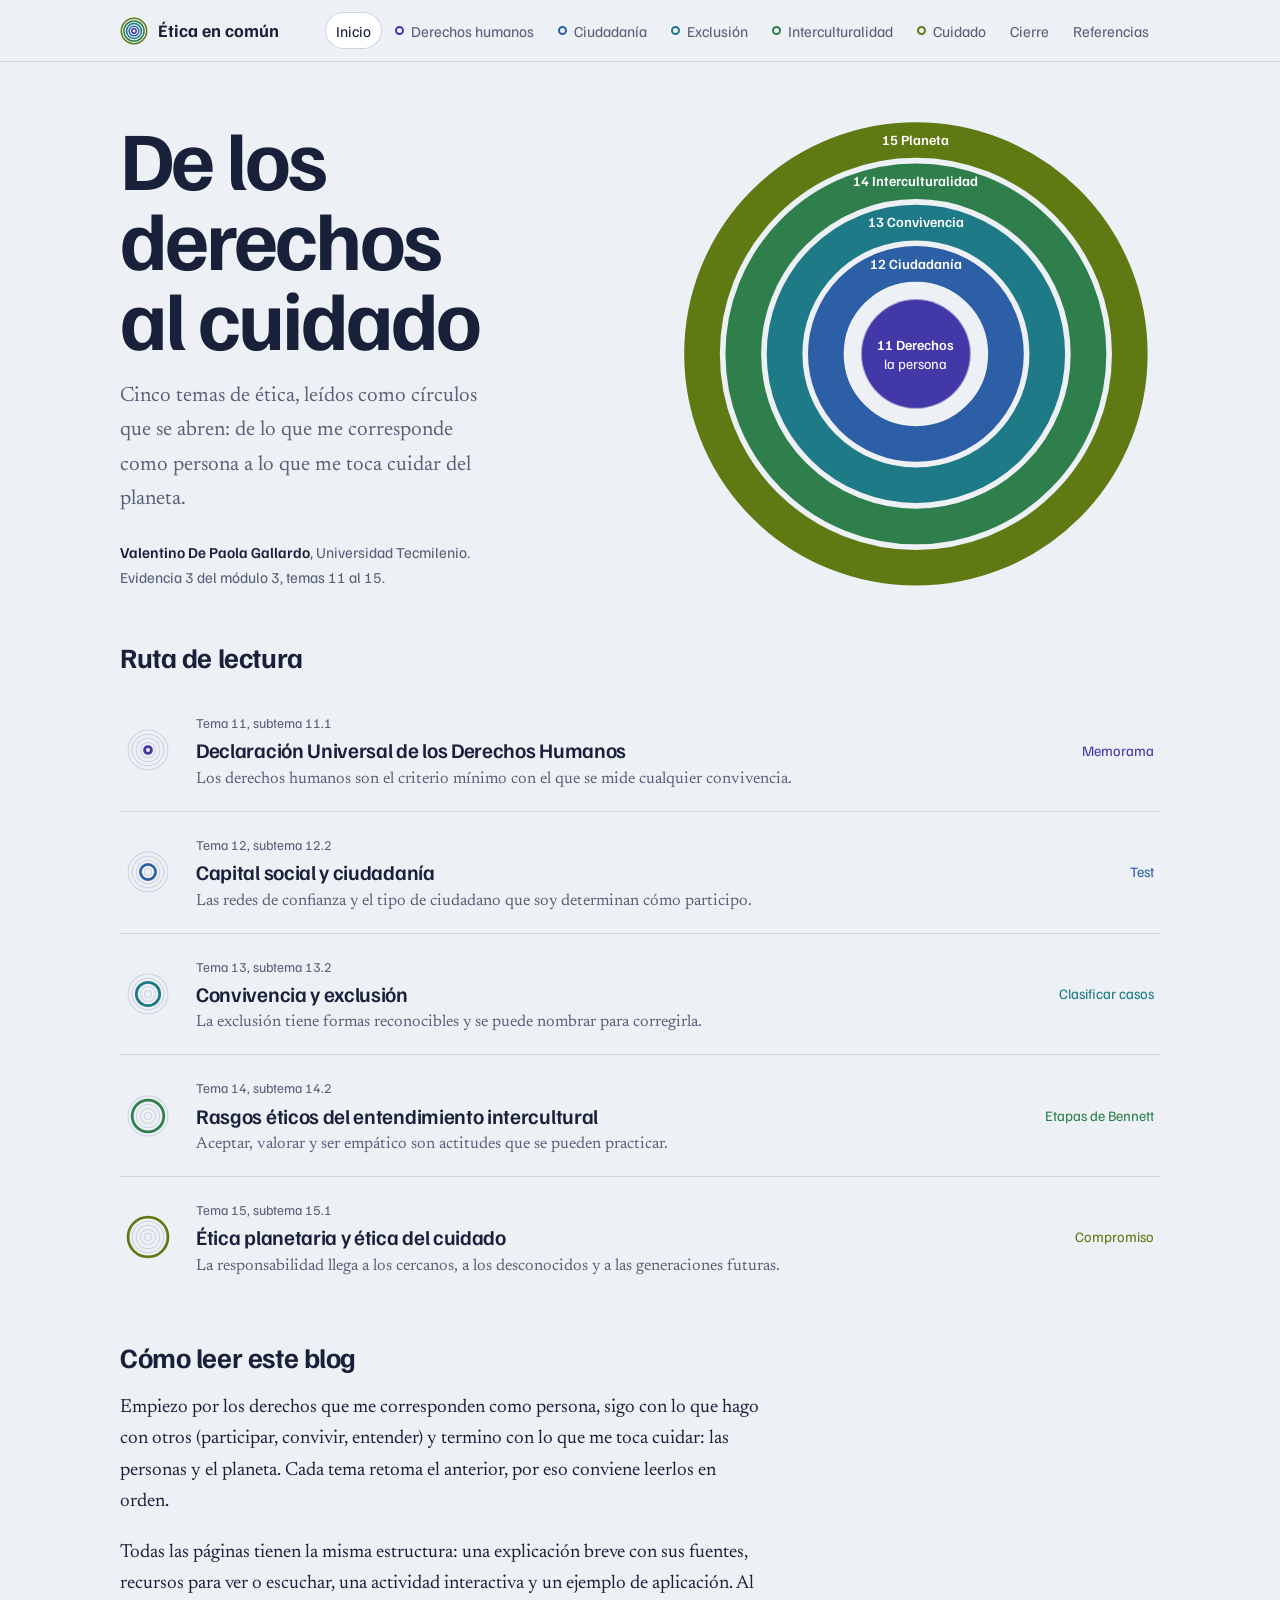
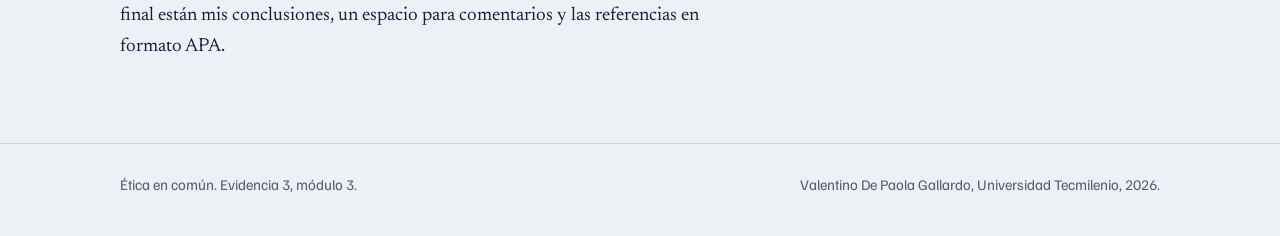
<file: index.html>
<!doctype html>
<html lang="es">
<head>
<meta charset="utf-8">
<meta name="viewport" content="width=device-width, initial-scale=1">
<title>Ética en común</title>
<meta name="description" content="Blog académico de ética: cinco temas, de los derechos humanos a la ética del cuidado.">
<meta name="color-scheme" content="light dark">
<link rel="icon" href="assets/favicon.svg" type="image/svg+xml">
<link rel="preconnect" href="https://fonts.googleapis.com">
<link rel="preconnect" href="https://fonts.gstatic.com" crossorigin>
<link rel="stylesheet" href="https://fonts.googleapis.com/css2?family=Familjen+Grotesk:wght@400;500;600;700&family=Newsreader:ital,opsz,wght@0,6..72,400;0,6..72,500;0,6..72,600;1,6..72,400&display=swap">
<link rel="stylesheet" href="assets/styles.css">
</head>
<body>
<a class="skip" href="#contenido">Saltar al contenido</a>
<header class="site-header">
  <div class="wrap">
    <a class="brand" href="index.html"><svg viewBox="0 0 64 64" aria-hidden="true"><circle cx="32" cy="32" r="5" fill="none" stroke="var(--r1)" stroke-width="3.5"/><circle cx="32" cy="32" r="11" fill="none" stroke="var(--r2)" stroke-width="3.5"/><circle cx="32" cy="32" r="17" fill="none" stroke="var(--r3)" stroke-width="3.5"/><circle cx="32" cy="32" r="23" fill="none" stroke="var(--r4)" stroke-width="3.5"/><circle cx="32" cy="32" r="29" fill="none" stroke="var(--r5)" stroke-width="3.5"/></svg>Ética en común</a>
    <nav class="site-nav" aria-label="Secciones">
        <a href="index.html" aria-current="page">Inicio</a>
        <a href="derechos.html"><i style="--c: var(--r1)"></i>Derechos humanos</a>
        <a href="ciudadania.html"><i style="--c: var(--r2)"></i>Ciudadanía</a>
        <a href="exclusion.html"><i style="--c: var(--r3)"></i>Exclusión</a>
        <a href="intercultural.html"><i style="--c: var(--r4)"></i>Interculturalidad</a>
        <a href="cuidado.html"><i style="--c: var(--r5)"></i>Cuidado</a>
        <a href="cierre.html">Cierre</a>
        <a href="referencias.html">Referencias</a>
    </nav>
  </div>
</header>
<main id="contenido" class="wrap">
<div class="page">
  <section class="home-hero">
    <div>
      <h1>De los derechos al cuidado</h1>
      <p class="lede">Cinco temas de ética, leídos como círculos que se abren: de lo que me corresponde como persona a lo que me toca cuidar del planeta.</p>
      <p class="byline"><strong>Valentino De Paola Gallardo</strong>, Universidad Tecmilenio.<br>Evidencia 3 del módulo 3, temas 11 al 15.</p>
    </div>
    <svg class="rings" viewBox="0 0 520 520" role="img" aria-labelledby="rings-t"><title id="rings-t">Cinco círculos de responsabilidad, de la persona al planeta. Cada círculo abre su tema.</title><a href="cuidado.html" aria-label="Tema 15 Planeta"><circle class="band draw" cx="260" cy="260" r="228" stroke="var(--r5)" transform="rotate(-90 260 260)" style="--len:1432.6;--d:0.87s"/><text class="fade" x="260" y="37" text-anchor="middle" style="--d:0.87s">15 Planeta</text></a><a href="intercultural.html" aria-label="Tema 14 Interculturalidad"><circle class="band draw" cx="260" cy="260" r="184" stroke="var(--r4)" transform="rotate(-90 260 260)" style="--len:1156.1;--d:0.69s"/><text class="fade" x="260" y="81" text-anchor="middle" style="--d:0.69s">14 Interculturalidad</text></a><a href="exclusion.html" aria-label="Tema 13 Convivencia"><circle class="band draw" cx="260" cy="260" r="140" stroke="var(--r3)" transform="rotate(-90 260 260)" style="--len:879.6;--d:0.51s"/><text class="fade" x="260" y="125" text-anchor="middle" style="--d:0.51s">13 Convivencia</text></a><a href="ciudadania.html" aria-label="Tema 12 Ciudadanía"><circle class="band draw" cx="260" cy="260" r="96" stroke="var(--r2)" transform="rotate(-90 260 260)" style="--len:603.2;--d:0.33s"/><text class="fade" x="260" y="169" text-anchor="middle" style="--d:0.33s">12 Ciudadanía</text></a><a href="derechos.html" aria-label="Tema 11 Derechos humanos"><circle class="core fade" cx="260" cy="260" r="58" fill="var(--r1)" style="--d:.1s"/><text class="fade" x="260" y="256" text-anchor="middle" style="--d:.1s">11 Derechos</text><text class="fade" x="260" y="276" text-anchor="middle" style="--d:.1s;font-weight:400">la persona</text></a></svg>
  </section>

  <section class="block" aria-labelledby="ruta">
    <h2 id="ruta">Ruta de lectura</h2>
    <ol class="route">
<li><a href="derechos.html" style="--c: var(--r1)"><svg class="" viewBox="0 0 64 64" aria-hidden="true"><circle cx="32" cy="32" r="5" fill="none" stroke="var(--r1)" stroke-width="4"/><circle cx="32" cy="32" r="11" fill="none" stroke="var(--line)" stroke-width="1.5"/><circle cx="32" cy="32" r="17" fill="none" stroke="var(--line)" stroke-width="1.5"/><circle cx="32" cy="32" r="23" fill="none" stroke="var(--line)" stroke-width="1.5"/><circle cx="32" cy="32" r="29" fill="none" stroke="var(--line)" stroke-width="1.5"/></svg><div><span class="tema">Tema 11, subtema 11.1</span><h3>Declaración Universal de los Derechos Humanos</h3><p>Los derechos humanos son el criterio mínimo con el que se mide cualquier convivencia.</p></div><span class="act">Memorama</span></a></li>
<li><a href="ciudadania.html" style="--c: var(--r2)"><svg class="" viewBox="0 0 64 64" aria-hidden="true"><circle cx="32" cy="32" r="5" fill="none" stroke="var(--line)" stroke-width="1.5"/><circle cx="32" cy="32" r="11" fill="none" stroke="var(--r2)" stroke-width="4"/><circle cx="32" cy="32" r="17" fill="none" stroke="var(--line)" stroke-width="1.5"/><circle cx="32" cy="32" r="23" fill="none" stroke="var(--line)" stroke-width="1.5"/><circle cx="32" cy="32" r="29" fill="none" stroke="var(--line)" stroke-width="1.5"/></svg><div><span class="tema">Tema 12, subtema 12.2</span><h3>Capital social y ciudadanía</h3><p>Las redes de confianza y el tipo de ciudadano que soy determinan cómo participo.</p></div><span class="act">Test</span></a></li>
<li><a href="exclusion.html" style="--c: var(--r3)"><svg class="" viewBox="0 0 64 64" aria-hidden="true"><circle cx="32" cy="32" r="5" fill="none" stroke="var(--line)" stroke-width="1.5"/><circle cx="32" cy="32" r="11" fill="none" stroke="var(--line)" stroke-width="1.5"/><circle cx="32" cy="32" r="17" fill="none" stroke="var(--r3)" stroke-width="4"/><circle cx="32" cy="32" r="23" fill="none" stroke="var(--line)" stroke-width="1.5"/><circle cx="32" cy="32" r="29" fill="none" stroke="var(--line)" stroke-width="1.5"/></svg><div><span class="tema">Tema 13, subtema 13.2</span><h3>Convivencia y exclusión</h3><p>La exclusión tiene formas reconocibles y se puede nombrar para corregirla.</p></div><span class="act">Clasificar casos</span></a></li>
<li><a href="intercultural.html" style="--c: var(--r4)"><svg class="" viewBox="0 0 64 64" aria-hidden="true"><circle cx="32" cy="32" r="5" fill="none" stroke="var(--line)" stroke-width="1.5"/><circle cx="32" cy="32" r="11" fill="none" stroke="var(--line)" stroke-width="1.5"/><circle cx="32" cy="32" r="17" fill="none" stroke="var(--line)" stroke-width="1.5"/><circle cx="32" cy="32" r="23" fill="none" stroke="var(--r4)" stroke-width="4"/><circle cx="32" cy="32" r="29" fill="none" stroke="var(--line)" stroke-width="1.5"/></svg><div><span class="tema">Tema 14, subtema 14.2</span><h3>Rasgos éticos del entendimiento intercultural</h3><p>Aceptar, valorar y ser empático son actitudes que se pueden practicar.</p></div><span class="act">Etapas de Bennett</span></a></li>
<li><a href="cuidado.html" style="--c: var(--r5)"><svg class="" viewBox="0 0 64 64" aria-hidden="true"><circle cx="32" cy="32" r="5" fill="none" stroke="var(--line)" stroke-width="1.5"/><circle cx="32" cy="32" r="11" fill="none" stroke="var(--line)" stroke-width="1.5"/><circle cx="32" cy="32" r="17" fill="none" stroke="var(--line)" stroke-width="1.5"/><circle cx="32" cy="32" r="23" fill="none" stroke="var(--line)" stroke-width="1.5"/><circle cx="32" cy="32" r="29" fill="none" stroke="var(--r5)" stroke-width="4"/></svg><div><span class="tema">Tema 15, subtema 15.1</span><h3>Ética planetaria y ética del cuidado</h3><p>La responsabilidad llega a los cercanos, a los desconocidos y a las generaciones futuras.</p></div><span class="act">Compromiso</span></a></li>
    </ol>
  </section>

  <section class="prose read" aria-labelledby="como">
    <h2 id="como">Cómo leer este blog</h2>
    <p>Empiezo por los derechos que me corresponden como persona, sigo con lo que hago con otros (participar, convivir, entender) y termino con lo que me toca cuidar: las personas y el planeta. Cada tema retoma el anterior, por eso conviene leerlos en orden.</p>
    <p>Todas las páginas tienen la misma estructura: una explicación breve con sus fuentes, recursos para ver o escuchar, una actividad interactiva y un ejemplo de aplicación. Al final están mis conclusiones, un espacio para comentarios y las referencias en formato APA.</p>
  </section>
</div>
</main>
<footer class="site-footer">
  <div class="wrap"><span>Ética en común. Evidencia 3, módulo 3.</span><span>Valentino De Paola Gallardo, Universidad Tecmilenio, 2026.</span></div>
</footer>
<script src="assets/app.js" defer></script>
</body>
</html>
</file>
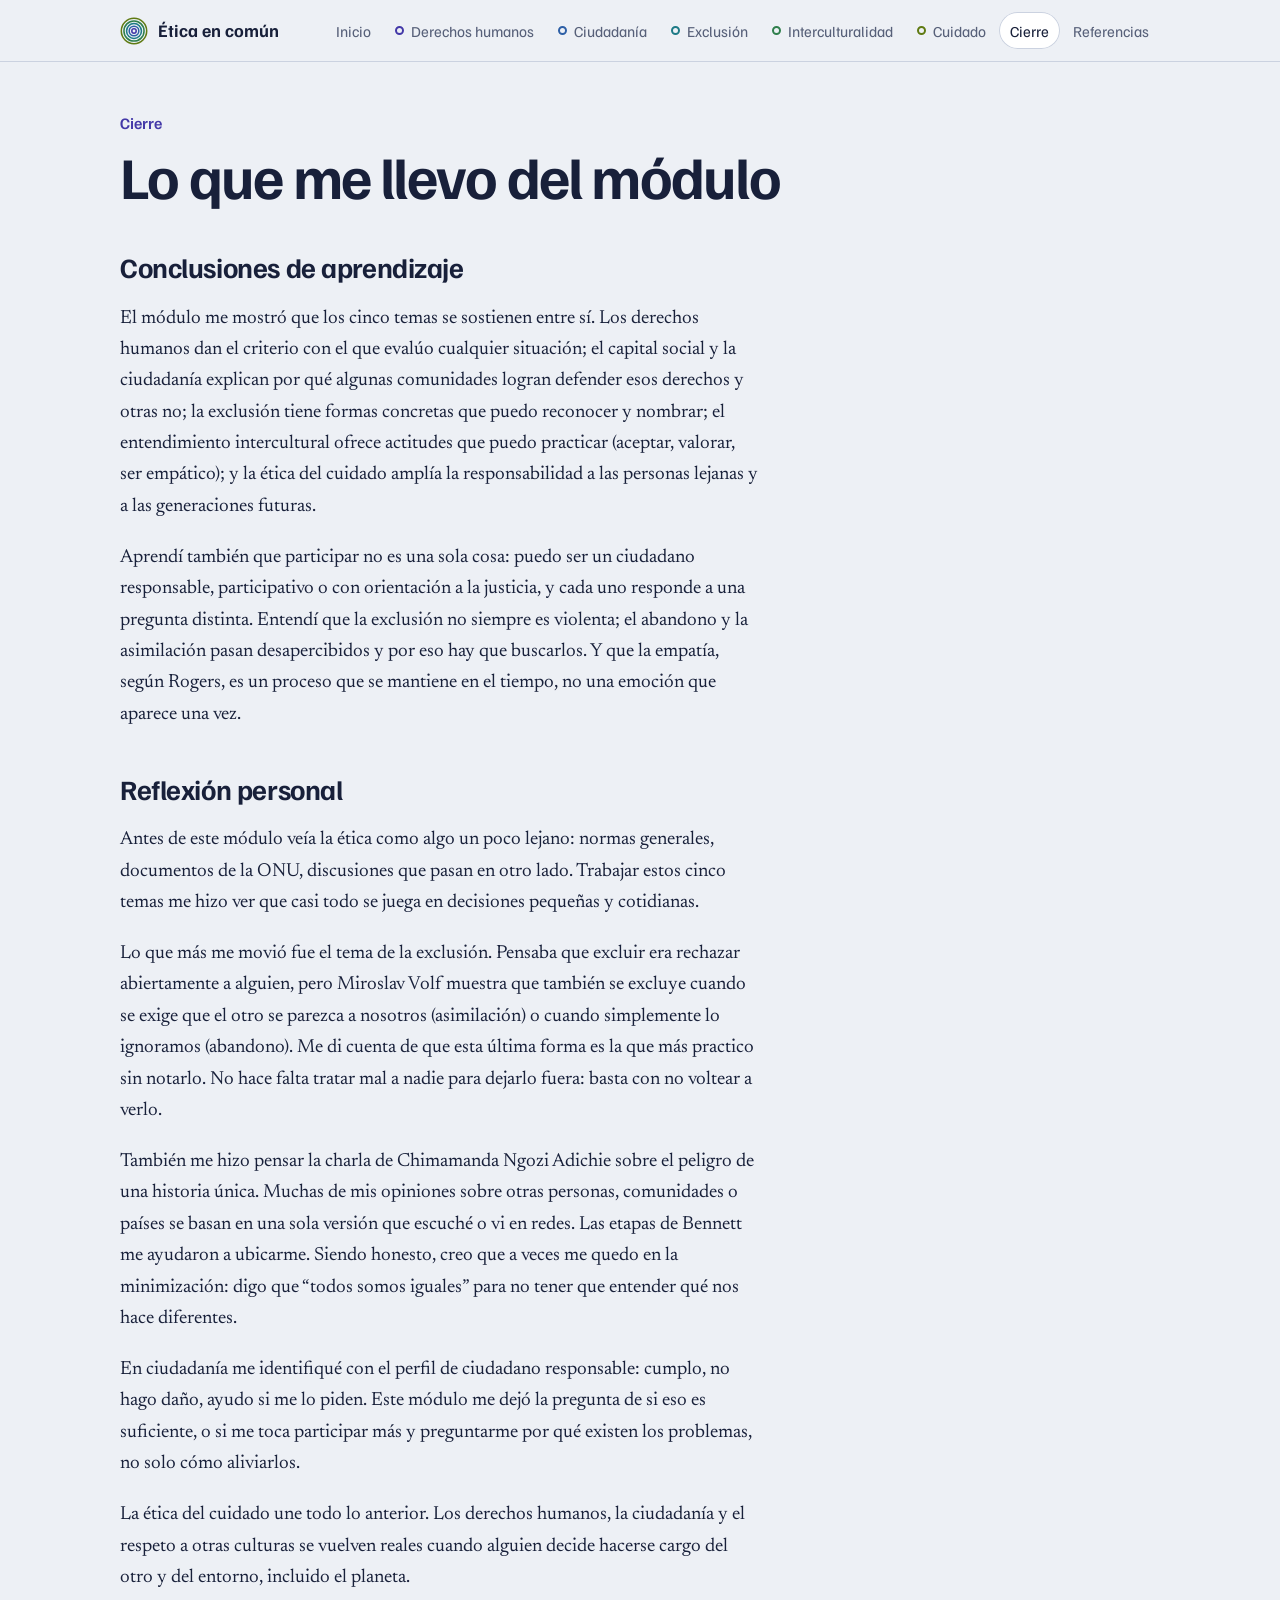
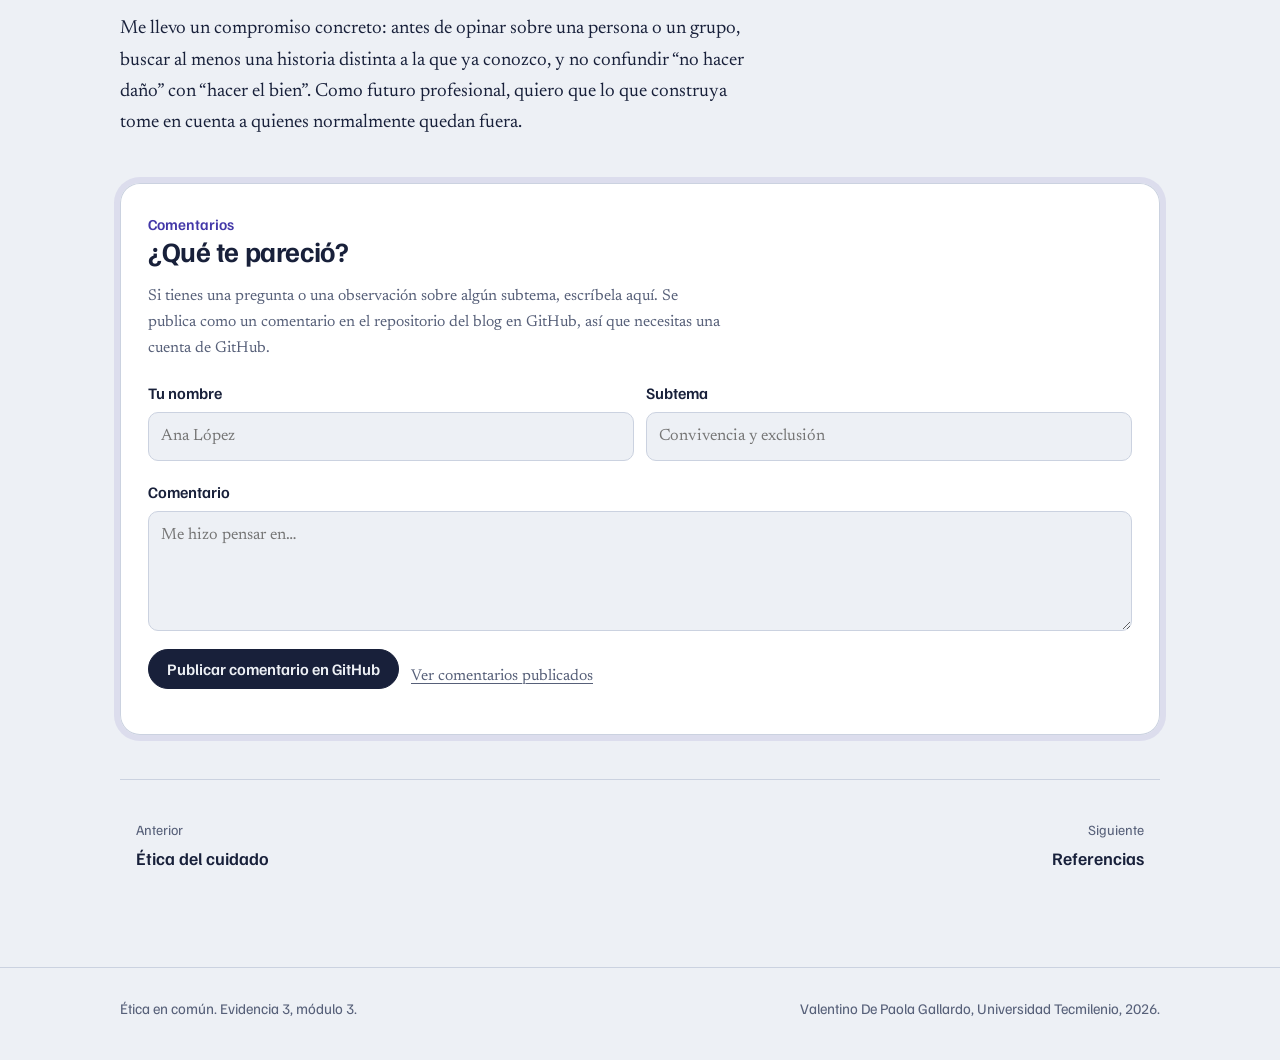
<file: cierre.html>
<!doctype html>
<html lang="es">
<head>
<meta charset="utf-8">
<meta name="viewport" content="width=device-width, initial-scale=1">
<title>Cierre | Ética en común</title>
<meta name="description" content="Cierre. Blog académico de ética, módulo 3.">
<meta name="color-scheme" content="light dark">
<link rel="icon" href="assets/favicon.svg" type="image/svg+xml">
<link rel="preconnect" href="https://fonts.googleapis.com">
<link rel="preconnect" href="https://fonts.gstatic.com" crossorigin>
<link rel="stylesheet" href="https://fonts.googleapis.com/css2?family=Familjen+Grotesk:wght@400;500;600;700&family=Newsreader:ital,opsz,wght@0,6..72,400;0,6..72,500;0,6..72,600;1,6..72,400&display=swap">
<link rel="stylesheet" href="assets/styles.css">
</head>
<body>
<a class="skip" href="#contenido">Saltar al contenido</a>
<header class="site-header">
  <div class="wrap">
    <a class="brand" href="index.html"><svg viewBox="0 0 64 64" aria-hidden="true"><circle cx="32" cy="32" r="5" fill="none" stroke="var(--r1)" stroke-width="3.5"/><circle cx="32" cy="32" r="11" fill="none" stroke="var(--r2)" stroke-width="3.5"/><circle cx="32" cy="32" r="17" fill="none" stroke="var(--r3)" stroke-width="3.5"/><circle cx="32" cy="32" r="23" fill="none" stroke="var(--r4)" stroke-width="3.5"/><circle cx="32" cy="32" r="29" fill="none" stroke="var(--r5)" stroke-width="3.5"/></svg>Ética en común</a>
    <nav class="site-nav" aria-label="Secciones">
        <a href="index.html">Inicio</a>
        <a href="derechos.html"><i style="--c: var(--r1)"></i>Derechos humanos</a>
        <a href="ciudadania.html"><i style="--c: var(--r2)"></i>Ciudadanía</a>
        <a href="exclusion.html"><i style="--c: var(--r3)"></i>Exclusión</a>
        <a href="intercultural.html"><i style="--c: var(--r4)"></i>Interculturalidad</a>
        <a href="cuidado.html"><i style="--c: var(--r5)"></i>Cuidado</a>
        <a href="cierre.html" aria-current="page">Cierre</a>
        <a href="referencias.html">Referencias</a>
    </nav>
  </div>
</header>
<main id="contenido" class="wrap">
<article class="page">
  <header class="page-head plain"><p class="kicker">Cierre</p><h1>Lo que me llevo del módulo</h1></header>

  <div class="prose read">
    <h2>Conclusiones de aprendizaje</h2>
    <p>El módulo me mostró que los cinco temas se sostienen entre sí. Los derechos humanos dan el criterio con el que evalúo cualquier situación; el capital social y la ciudadanía explican por qué algunas comunidades logran defender esos derechos y otras no; la exclusión tiene formas concretas que puedo reconocer y nombrar; el entendimiento intercultural ofrece actitudes que puedo practicar (aceptar, valorar, ser empático); y la ética del cuidado amplía la responsabilidad a las personas lejanas y a las generaciones futuras.</p>
    <p>Aprendí también que participar no es una sola cosa: puedo ser un ciudadano responsable, participativo o con orientación a la justicia, y cada uno responde a una pregunta distinta. Entendí que la exclusión no siempre es violenta; el abandono y la asimilación pasan desapercibidos y por eso hay que buscarlos. Y que la empatía, según Rogers, es un proceso que se mantiene en el tiempo, no una emoción que aparece una vez.</p>
  </div>

  <div class="prose read">
    <h2>Reflexión personal</h2>
    <p>Antes de este módulo veía la ética como algo un poco lejano: normas generales, documentos de la ONU, discusiones que pasan en otro lado. Trabajar estos cinco temas me hizo ver que casi todo se juega en decisiones pequeñas y cotidianas.</p>
    <p>Lo que más me movió fue el tema de la exclusión. Pensaba que excluir era rechazar abiertamente a alguien, pero Miroslav Volf muestra que también se excluye cuando se exige que el otro se parezca a nosotros (asimilación) o cuando simplemente lo ignoramos (abandono). Me di cuenta de que esta última forma es la que más practico sin notarlo. No hace falta tratar mal a nadie para dejarlo fuera: basta con no voltear a verlo.</p>
    <p>También me hizo pensar la charla de Chimamanda Ngozi Adichie sobre el peligro de una historia única. Muchas de mis opiniones sobre otras personas, comunidades o países se basan en una sola versión que escuché o vi en redes. Las etapas de Bennett me ayudaron a ubicarme. Siendo honesto, creo que a veces me quedo en la minimización: digo que “todos somos iguales” para no tener que entender qué nos hace diferentes.</p>
    <p>En ciudadanía me identifiqué con el perfil de ciudadano responsable: cumplo, no hago daño, ayudo si me lo piden. Este módulo me dejó la pregunta de si eso es suficiente, o si me toca participar más y preguntarme por qué existen los problemas, no solo cómo aliviarlos.</p>
    <p>La ética del cuidado une todo lo anterior. Los derechos humanos, la ciudadanía y el respeto a otras culturas se vuelven reales cuando alguien decide hacerse cargo del otro y del entorno, incluido el planeta.</p>
    <p>Me llevo un compromiso concreto: antes de opinar sobre una persona o un grupo, buscar al menos una historia distinta a la que ya conozco, y no confundir “no hacer daño” con “hacer el bien”. Como futuro profesional, quiero que lo que construya tome en cuenta a quienes normalmente quedan fuera.</p>
  </div>

  <div class="activity" id="comentarios">
    <div class="activity-head"><div><p class="eyebrow">Comentarios</p><h2>¿Qué te pareció?</h2></div></div>
    <p class="note read">Si tienes una pregunta o una observación sobre algún subtema, escríbela aquí. Se publica como un comentario en el repositorio del blog en GitHub, así que necesitas una cuenta de GitHub.</p>
    <form id="comment-form" class="block" novalidate>
      <div class="row">
        <div class="field"><label for="c-name">Tu nombre</label><input type="text" id="c-name" autocomplete="name" placeholder="Ana López"></div>
        <div class="field"><label for="c-topic">Subtema</label><input type="text" id="c-topic" placeholder="Convivencia y exclusión"></div>
      </div>
      <div class="field"><label for="c-text">Comentario</label><textarea id="c-text" placeholder="Me hizo pensar en…"></textarea></div>
      <div class="row"><button class="btn" type="submit">Publicar comentario en GitHub</button><a class="note" href="https://github.com/valentinodepaola/etica-en-comun/issues" target="_blank" rel="noopener">Ver comentarios publicados</a></div>
      <p class="note" id="c-msg" aria-live="polite"></p>
    </form>
  </div>

  <nav class="pager" aria-label="Paginación"><a class="prev" href="cuidado.html"><small>Anterior</small>Ética del cuidado</a><a class="next" href="referencias.html"><small>Siguiente</small>Referencias</a></nav>
</article>
</main>
<footer class="site-footer">
  <div class="wrap"><span>Ética en común. Evidencia 3, módulo 3.</span><span>Valentino De Paola Gallardo, Universidad Tecmilenio, 2026.</span></div>
</footer>
<script src="assets/app.js" defer></script>
</body>
</html>
</file>
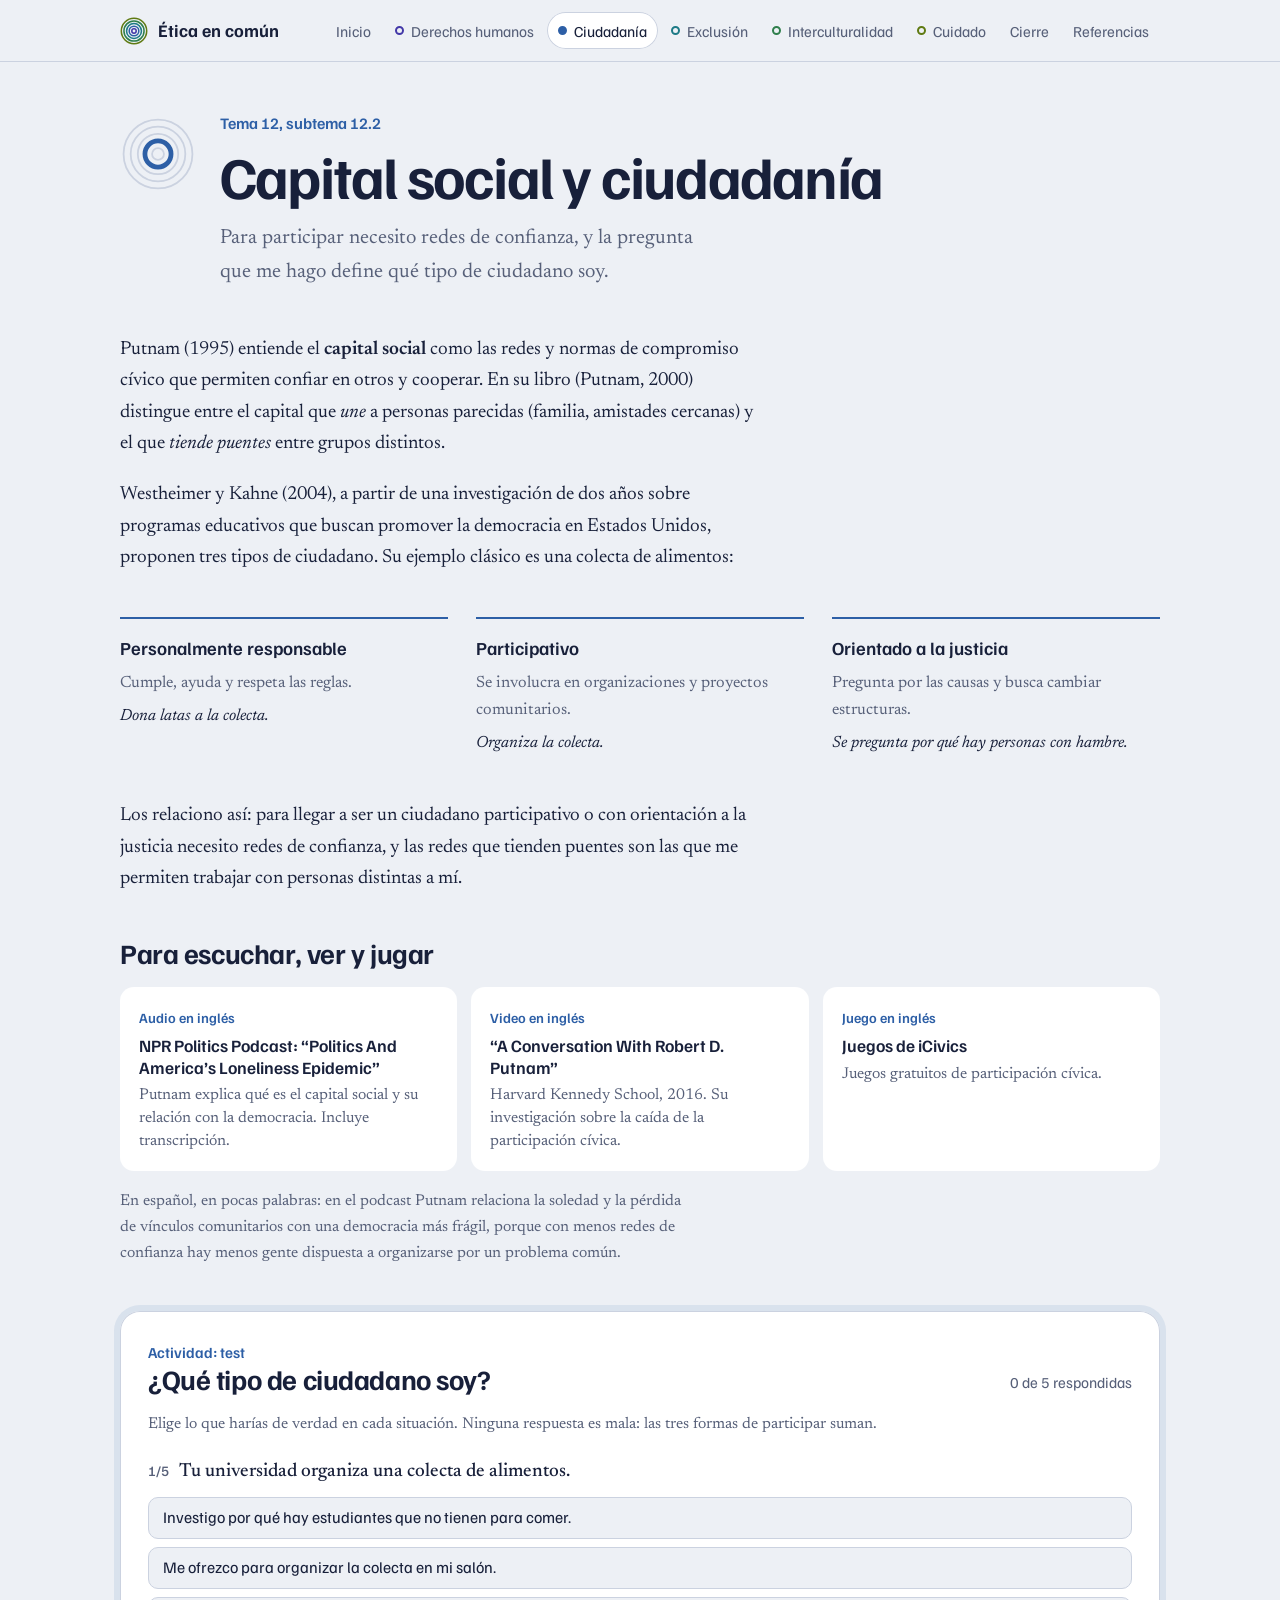
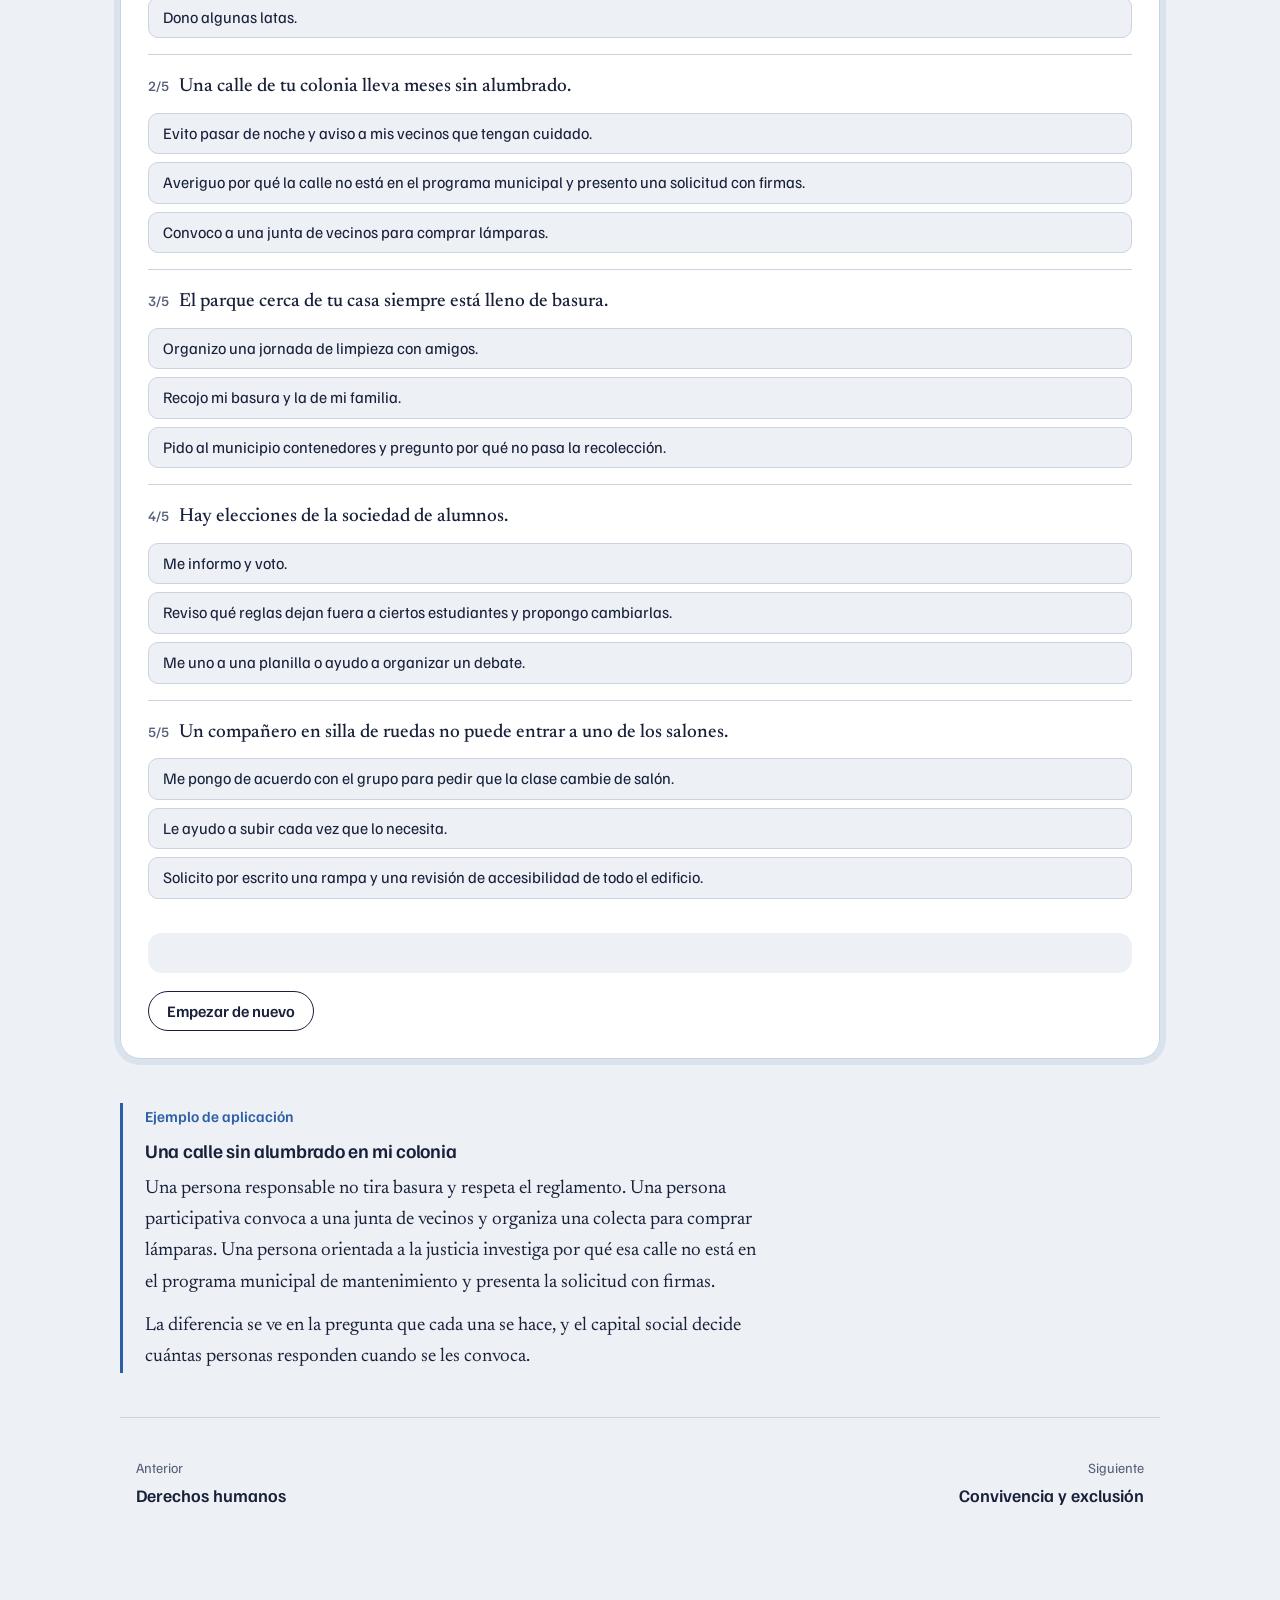
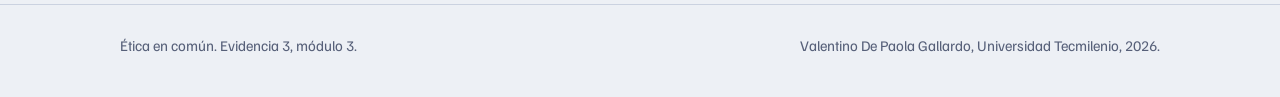
<file: ciudadania.html>
<!doctype html>
<html lang="es">
<head>
<meta charset="utf-8">
<meta name="viewport" content="width=device-width, initial-scale=1">
<title>Capital social y ciudadanía | Ética en común</title>
<meta name="description" content="Capital social y ciudadanía. Blog académico de ética, módulo 3.">
<meta name="color-scheme" content="light dark">
<link rel="icon" href="assets/favicon.svg" type="image/svg+xml">
<link rel="preconnect" href="https://fonts.googleapis.com">
<link rel="preconnect" href="https://fonts.gstatic.com" crossorigin>
<link rel="stylesheet" href="https://fonts.googleapis.com/css2?family=Familjen+Grotesk:wght@400;500;600;700&family=Newsreader:ital,opsz,wght@0,6..72,400;0,6..72,500;0,6..72,600;1,6..72,400&display=swap">
<link rel="stylesheet" href="assets/styles.css">
</head>
<body data-tema="12">
<a class="skip" href="#contenido">Saltar al contenido</a>
<header class="site-header">
  <div class="wrap">
    <a class="brand" href="index.html"><svg viewBox="0 0 64 64" aria-hidden="true"><circle cx="32" cy="32" r="5" fill="none" stroke="var(--r1)" stroke-width="3.5"/><circle cx="32" cy="32" r="11" fill="none" stroke="var(--r2)" stroke-width="3.5"/><circle cx="32" cy="32" r="17" fill="none" stroke="var(--r3)" stroke-width="3.5"/><circle cx="32" cy="32" r="23" fill="none" stroke="var(--r4)" stroke-width="3.5"/><circle cx="32" cy="32" r="29" fill="none" stroke="var(--r5)" stroke-width="3.5"/></svg>Ética en común</a>
    <nav class="site-nav" aria-label="Secciones">
        <a href="index.html">Inicio</a>
        <a href="derechos.html"><i style="--c: var(--r1)"></i>Derechos humanos</a>
        <a href="ciudadania.html" aria-current="page"><i style="--c: var(--r2)"></i>Ciudadanía</a>
        <a href="exclusion.html"><i style="--c: var(--r3)"></i>Exclusión</a>
        <a href="intercultural.html"><i style="--c: var(--r4)"></i>Interculturalidad</a>
        <a href="cuidado.html"><i style="--c: var(--r5)"></i>Cuidado</a>
        <a href="cierre.html">Cierre</a>
        <a href="referencias.html">Referencias</a>
    </nav>
  </div>
</header>
<main id="contenido" class="wrap">
<article class="page">
  <header class="page-head"><svg class="mini" viewBox="0 0 64 64" aria-hidden="true"><circle cx="32" cy="32" r="5" fill="none" stroke="var(--line)" stroke-width="1.5"/><circle cx="32" cy="32" r="11" fill="none" stroke="var(--r2)" stroke-width="4"/><circle cx="32" cy="32" r="17" fill="none" stroke="var(--line)" stroke-width="1.5"/><circle cx="32" cy="32" r="23" fill="none" stroke="var(--line)" stroke-width="1.5"/><circle cx="32" cy="32" r="29" fill="none" stroke="var(--line)" stroke-width="1.5"/></svg><p class="kicker">Tema 12, subtema 12.2</p><h1>Capital social y ciudadanía</h1><p class="lede">Para participar necesito redes de confianza, y la pregunta que me hago define qué tipo de ciudadano soy.</p></header>

  <div class="prose read">
    <p>Putnam (1995) entiende el <strong>capital social</strong> como las redes y normas de compromiso cívico que permiten confiar en otros y cooperar. En su libro (Putnam, 2000) distingue entre el capital que <em>une</em> a personas parecidas (familia, amistades cercanas) y el que <em>tiende puentes</em> entre grupos distintos.</p>
    <p>Westheimer y Kahne (2004), a partir de una investigación de dos años sobre programas educativos que buscan promover la democracia en Estados Unidos, proponen tres tipos de ciudadano. Su ejemplo clásico es una colecta de alimentos:</p>
  </div>

  <div class="types3">
    <div><b>Personalmente responsable</b><span>Cumple, ayuda y respeta las reglas.</span><em>Dona latas a la colecta.</em></div>
    <div><b>Participativo</b><span>Se involucra en organizaciones y proyectos comunitarios.</span><em>Organiza la colecta.</em></div>
    <div><b>Orientado a la justicia</b><span>Pregunta por las causas y busca cambiar estructuras.</span><em>Se pregunta por qué hay personas con hambre.</em></div>
  </div>

  <div class="prose read">
    <p>Los relaciono así: para llegar a ser un ciudadano participativo o con orientación a la justicia necesito redes de confianza, y las redes que tienden puentes son las que me permiten trabajar con personas distintas a mí.</p>
  </div>

  <div class="block">
    <h2>Para escuchar, ver y jugar</h2>
    <div class="res">
      <a href="https://www.npr.org/transcripts/1086732931" target="_blank" rel="noopener"><span class="kind">Audio en inglés</span><strong>NPR Politics Podcast: “Politics And America’s Loneliness Epidemic”</strong><span class="d">Putnam explica qué es el capital social y su relación con la democracia. Incluye transcripción.</span></a>
      <a href="https://www.hks.harvard.edu/centers/mrcbg/programs/growthpolicy/conversation-robert-d-putnam" target="_blank" rel="noopener"><span class="kind">Video en inglés</span><strong>“A Conversation With Robert D. Putnam”</strong><span class="d">Harvard Kennedy School, 2016. Su investigación sobre la caída de la participación cívica.</span></a>
      <a href="https://www.icivics.org/play" target="_blank" rel="noopener"><span class="kind">Juego en inglés</span><strong>Juegos de iCivics</strong><span class="d">Juegos gratuitos de participación cívica.</span></a>
    </div>
    <p class="note read">En español, en pocas palabras: en el podcast Putnam relaciona la soledad y la pérdida de vínculos comunitarios con una democracia más frágil, porque con menos redes de confianza hay menos gente dispuesta a organizarse por un problema común.</p>
  </div>

  <div class="activity">
    <div class="activity-head">
      <div><p class="eyebrow">Actividad: test</p><h2>¿Qué tipo de ciudadano soy?</h2></div>
      <span class="status" id="cit-status">0 de 5 respondidas</span>
    </div>
    <p class="note">Elige lo que harías de verdad en cada situación. Ninguna respuesta es mala: las tres formas de participar suman.</p>
    <div id="cit"></div>
    <div class="result" id="cit-result" hidden></div>
    <div class="row"><button class="btn ghost" type="button" id="cit-reset">Empezar de nuevo</button></div>
  </div>

  <div class="example read">
    <p class="eyebrow">Ejemplo de aplicación</p>
    <h3>Una calle sin alumbrado en mi colonia</h3>
    <p>Una persona responsable no tira basura y respeta el reglamento. Una persona participativa convoca a una junta de vecinos y organiza una colecta para comprar lámparas. Una persona orientada a la justicia investiga por qué esa calle no está en el programa municipal de mantenimiento y presenta la solicitud con firmas.</p>
    <p>La diferencia se ve en la pregunta que cada una se hace, y el capital social decide cuántas personas responden cuando se les convoca.</p>
  </div>

  <nav class="pager" aria-label="Paginación"><a class="prev" href="derechos.html"><small>Anterior</small>Derechos humanos</a><a class="next" href="exclusion.html"><small>Siguiente</small>Convivencia y exclusión</a></nav>
</article>
</main>
<footer class="site-footer">
  <div class="wrap"><span>Ética en común. Evidencia 3, módulo 3.</span><span>Valentino De Paola Gallardo, Universidad Tecmilenio, 2026.</span></div>
</footer>
<script src="assets/app.js" defer></script>
</body>
</html>
</file>
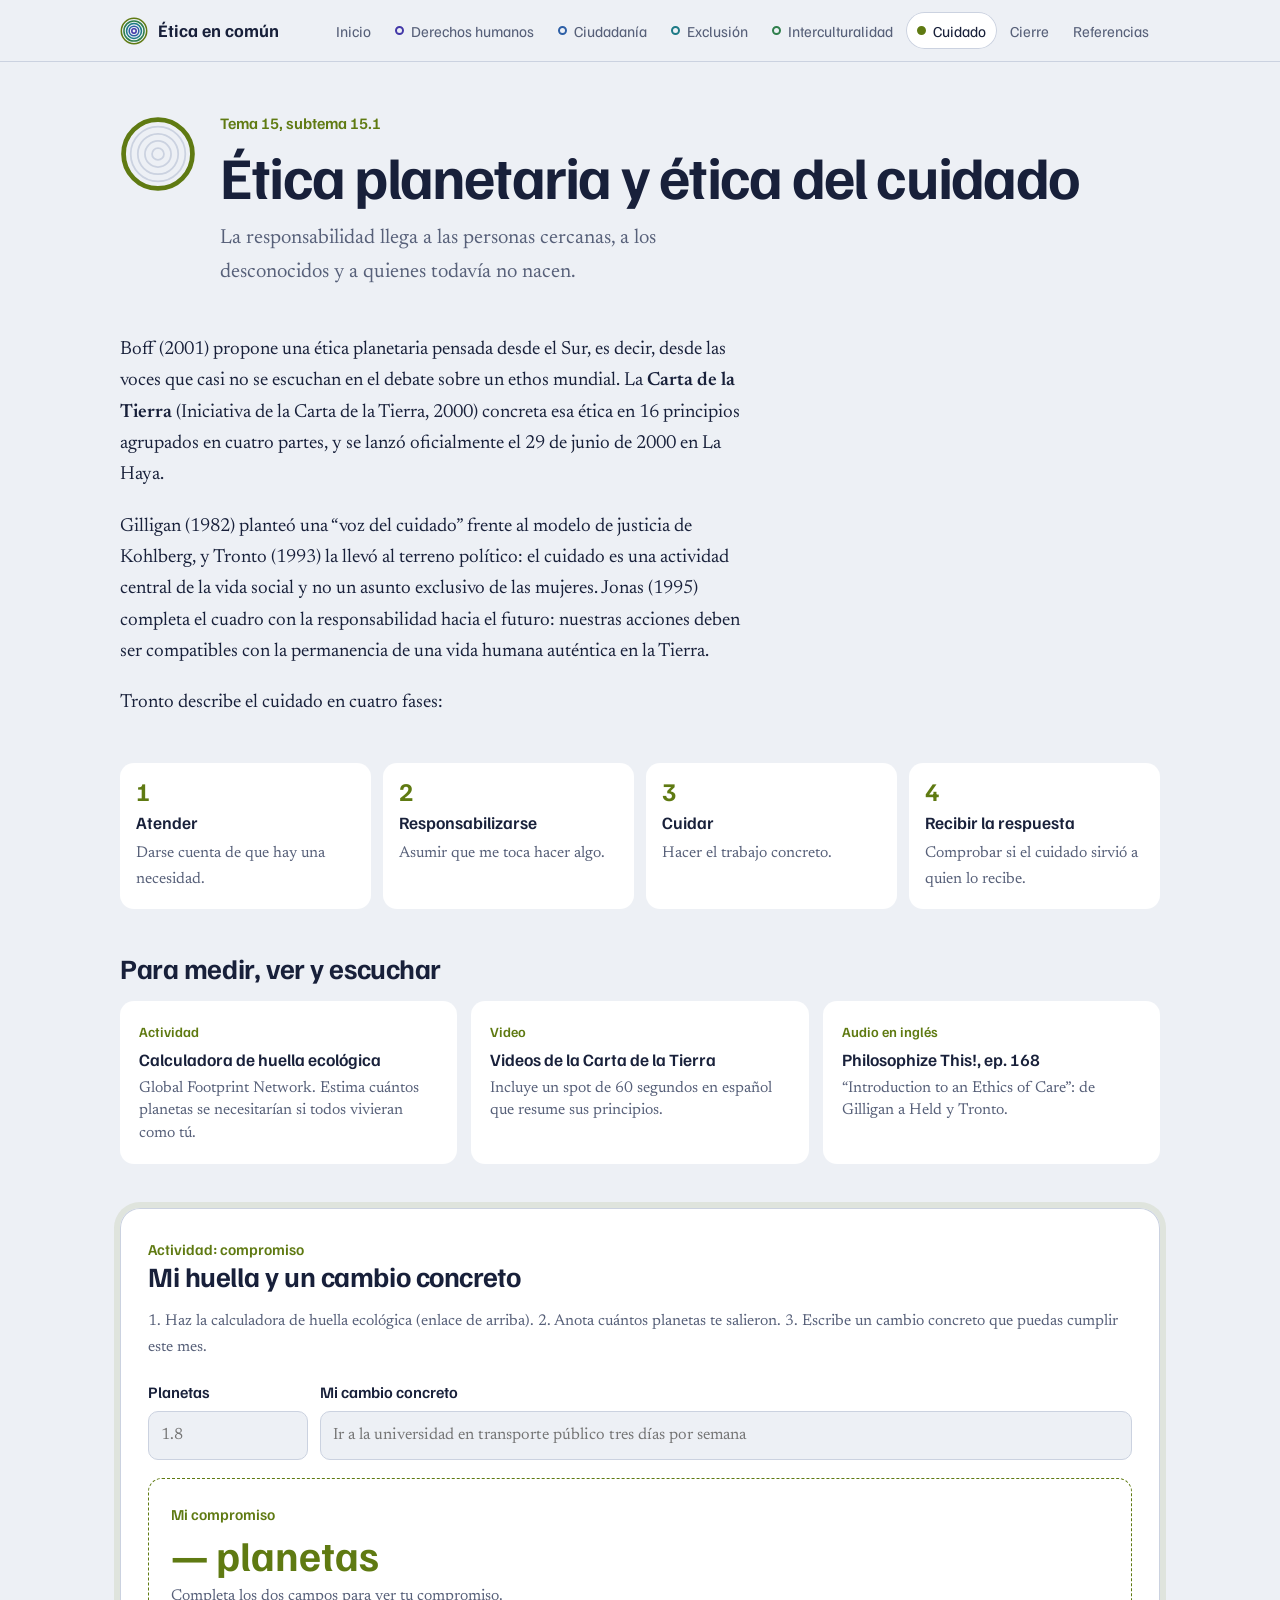
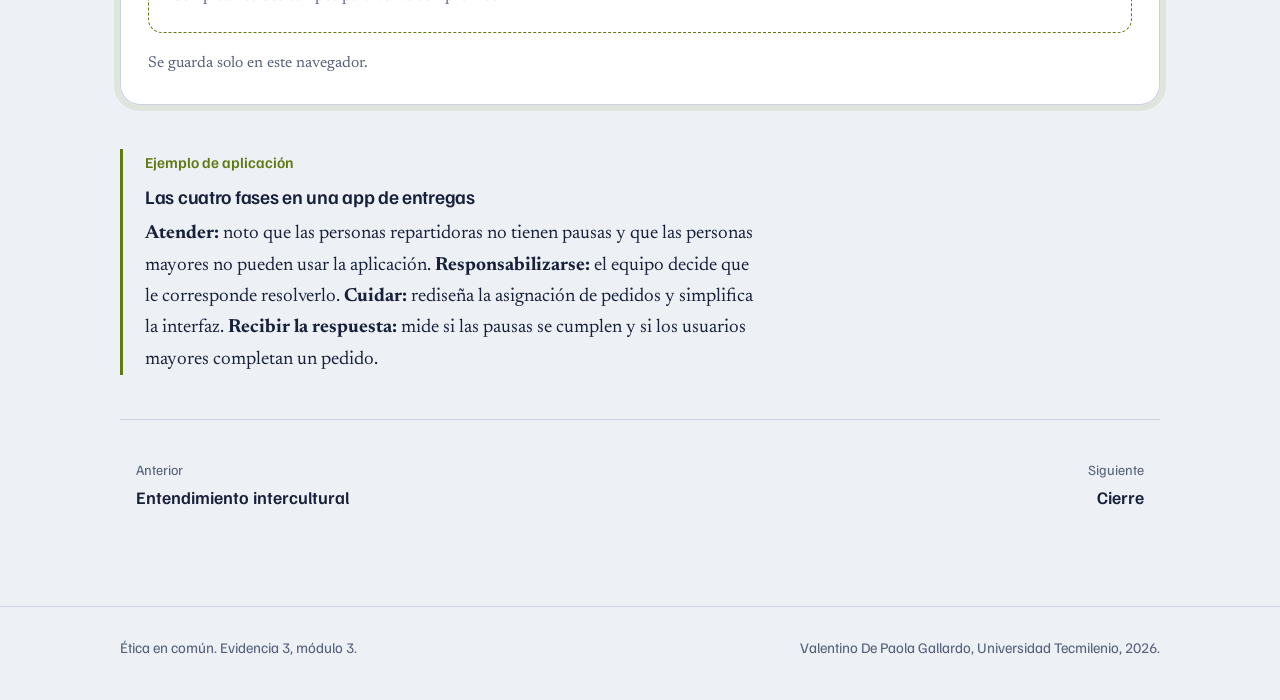
<file: cuidado.html>
<!doctype html>
<html lang="es">
<head>
<meta charset="utf-8">
<meta name="viewport" content="width=device-width, initial-scale=1">
<title>Ética planetaria y del cuidado | Ética en común</title>
<meta name="description" content="Ética planetaria y del cuidado. Blog académico de ética, módulo 3.">
<meta name="color-scheme" content="light dark">
<link rel="icon" href="assets/favicon.svg" type="image/svg+xml">
<link rel="preconnect" href="https://fonts.googleapis.com">
<link rel="preconnect" href="https://fonts.gstatic.com" crossorigin>
<link rel="stylesheet" href="https://fonts.googleapis.com/css2?family=Familjen+Grotesk:wght@400;500;600;700&family=Newsreader:ital,opsz,wght@0,6..72,400;0,6..72,500;0,6..72,600;1,6..72,400&display=swap">
<link rel="stylesheet" href="assets/styles.css">
</head>
<body data-tema="15">
<a class="skip" href="#contenido">Saltar al contenido</a>
<header class="site-header">
  <div class="wrap">
    <a class="brand" href="index.html"><svg viewBox="0 0 64 64" aria-hidden="true"><circle cx="32" cy="32" r="5" fill="none" stroke="var(--r1)" stroke-width="3.5"/><circle cx="32" cy="32" r="11" fill="none" stroke="var(--r2)" stroke-width="3.5"/><circle cx="32" cy="32" r="17" fill="none" stroke="var(--r3)" stroke-width="3.5"/><circle cx="32" cy="32" r="23" fill="none" stroke="var(--r4)" stroke-width="3.5"/><circle cx="32" cy="32" r="29" fill="none" stroke="var(--r5)" stroke-width="3.5"/></svg>Ética en común</a>
    <nav class="site-nav" aria-label="Secciones">
        <a href="index.html">Inicio</a>
        <a href="derechos.html"><i style="--c: var(--r1)"></i>Derechos humanos</a>
        <a href="ciudadania.html"><i style="--c: var(--r2)"></i>Ciudadanía</a>
        <a href="exclusion.html"><i style="--c: var(--r3)"></i>Exclusión</a>
        <a href="intercultural.html"><i style="--c: var(--r4)"></i>Interculturalidad</a>
        <a href="cuidado.html" aria-current="page"><i style="--c: var(--r5)"></i>Cuidado</a>
        <a href="cierre.html">Cierre</a>
        <a href="referencias.html">Referencias</a>
    </nav>
  </div>
</header>
<main id="contenido" class="wrap">
<article class="page">
  <header class="page-head"><svg class="mini" viewBox="0 0 64 64" aria-hidden="true"><circle cx="32" cy="32" r="5" fill="none" stroke="var(--line)" stroke-width="1.5"/><circle cx="32" cy="32" r="11" fill="none" stroke="var(--line)" stroke-width="1.5"/><circle cx="32" cy="32" r="17" fill="none" stroke="var(--line)" stroke-width="1.5"/><circle cx="32" cy="32" r="23" fill="none" stroke="var(--line)" stroke-width="1.5"/><circle cx="32" cy="32" r="29" fill="none" stroke="var(--r5)" stroke-width="4"/></svg><p class="kicker">Tema 15, subtema 15.1</p><h1>Ética planetaria y ética del cuidado</h1><p class="lede">La responsabilidad llega a las personas cercanas, a los desconocidos y a quienes todavía no nacen.</p></header>

  <div class="prose read">
    <p>Boff (2001) propone una ética planetaria pensada desde el Sur, es decir, desde las voces que casi no se escuchan en el debate sobre un ethos mundial. La <strong>Carta de la Tierra</strong> (Iniciativa de la Carta de la Tierra, 2000) concreta esa ética en 16 principios agrupados en cuatro partes, y se lanzó oficialmente el 29 de junio de 2000 en La Haya.</p>
    <p>Gilligan (1982) planteó una “voz del cuidado” frente al modelo de justicia de Kohlberg, y Tronto (1993) la llevó al terreno político: el cuidado es una actividad central de la vida social y no un asunto exclusivo de las mujeres. Jonas (1995) completa el cuadro con la responsabilidad hacia el futuro: nuestras acciones deben ser compatibles con la permanencia de una vida humana auténtica en la Tierra.</p>
    <p>Tronto describe el cuidado en cuatro fases:</p>
  </div>

  <ol class="phases">
    <li><b>Atender</b><span>Darse cuenta de que hay una necesidad.</span></li>
    <li><b>Responsabilizarse</b><span>Asumir que me toca hacer algo.</span></li>
    <li><b>Cuidar</b><span>Hacer el trabajo concreto.</span></li>
    <li><b>Recibir la respuesta</b><span>Comprobar si el cuidado sirvió a quien lo recibe.</span></li>
  </ol>

  <div class="block">
    <h2>Para medir, ver y escuchar</h2>
    <div class="res">
      <a href="https://www.footprintcalculator.org" target="_blank" rel="noopener"><span class="kind">Actividad</span><strong>Calculadora de huella ecológica</strong><span class="d">Global Footprint Network. Estima cuántos planetas se necesitarían si todos vivieran como tú.</span></a>
      <a href="https://earthcharter.org/video/" target="_blank" rel="noopener"><span class="kind">Video</span><strong>Videos de la Carta de la Tierra</strong><span class="d">Incluye un spot de 60 segundos en español que resume sus principios.</span></a>
      <a href="https://www.philosophizethis.org/podcast/episode-168-ethics-of-care" target="_blank" rel="noopener"><span class="kind">Audio en inglés</span><strong>Philosophize This!, ep. 168</strong><span class="d">“Introduction to an Ethics of Care”: de Gilligan a Held y Tronto.</span></a>
    </div>
  </div>

  <div class="activity">
    <div class="activity-head">
      <div><p class="eyebrow">Actividad: compromiso</p><h2>Mi huella y un cambio concreto</h2></div>
    </div>
    <p class="note">1. Haz la calculadora de huella ecológica (enlace de arriba). 2. Anota cuántos planetas te salieron. 3. Escribe un cambio concreto que puedas cumplir este mes.</p>
    <div class="row">
      <div class="field" style="flex:0 1 160px"><label for="planets">Planetas</label><input type="number" id="planets" min="0.1" max="10" step="0.1" placeholder="1.8"></div>
      <div class="field"><label for="change">Mi cambio concreto</label><input type="text" id="change" placeholder="Ir a la universidad en transporte público tres días por semana"></div>
    </div>
    <div class="pledge" id="pledge">
      <p class="eyebrow">Mi compromiso</p>
      <span class="big" id="pledge-num">— planetas</span>
      <p id="pledge-text" class="note">Completa los dos campos para ver tu compromiso.</p>
    </div>
    <p class="note">Se guarda solo en este navegador.</p>
  </div>

  <div class="example read">
    <p class="eyebrow">Ejemplo de aplicación</p>
    <h3>Las cuatro fases en una app de entregas</h3>
    <p><strong>Atender:</strong> noto que las personas repartidoras no tienen pausas y que las personas mayores no pueden usar la aplicación. <strong>Responsabilizarse:</strong> el equipo decide que le corresponde resolverlo. <strong>Cuidar:</strong> rediseña la asignación de pedidos y simplifica la interfaz. <strong>Recibir la respuesta:</strong> mide si las pausas se cumplen y si los usuarios mayores completan un pedido.</p>
  </div>

  <nav class="pager" aria-label="Paginación"><a class="prev" href="intercultural.html"><small>Anterior</small>Entendimiento intercultural</a><a class="next" href="cierre.html"><small>Siguiente</small>Cierre</a></nav>
</article>
</main>
<footer class="site-footer">
  <div class="wrap"><span>Ética en común. Evidencia 3, módulo 3.</span><span>Valentino De Paola Gallardo, Universidad Tecmilenio, 2026.</span></div>
</footer>
<script src="assets/app.js" defer></script>
</body>
</html>
</file>
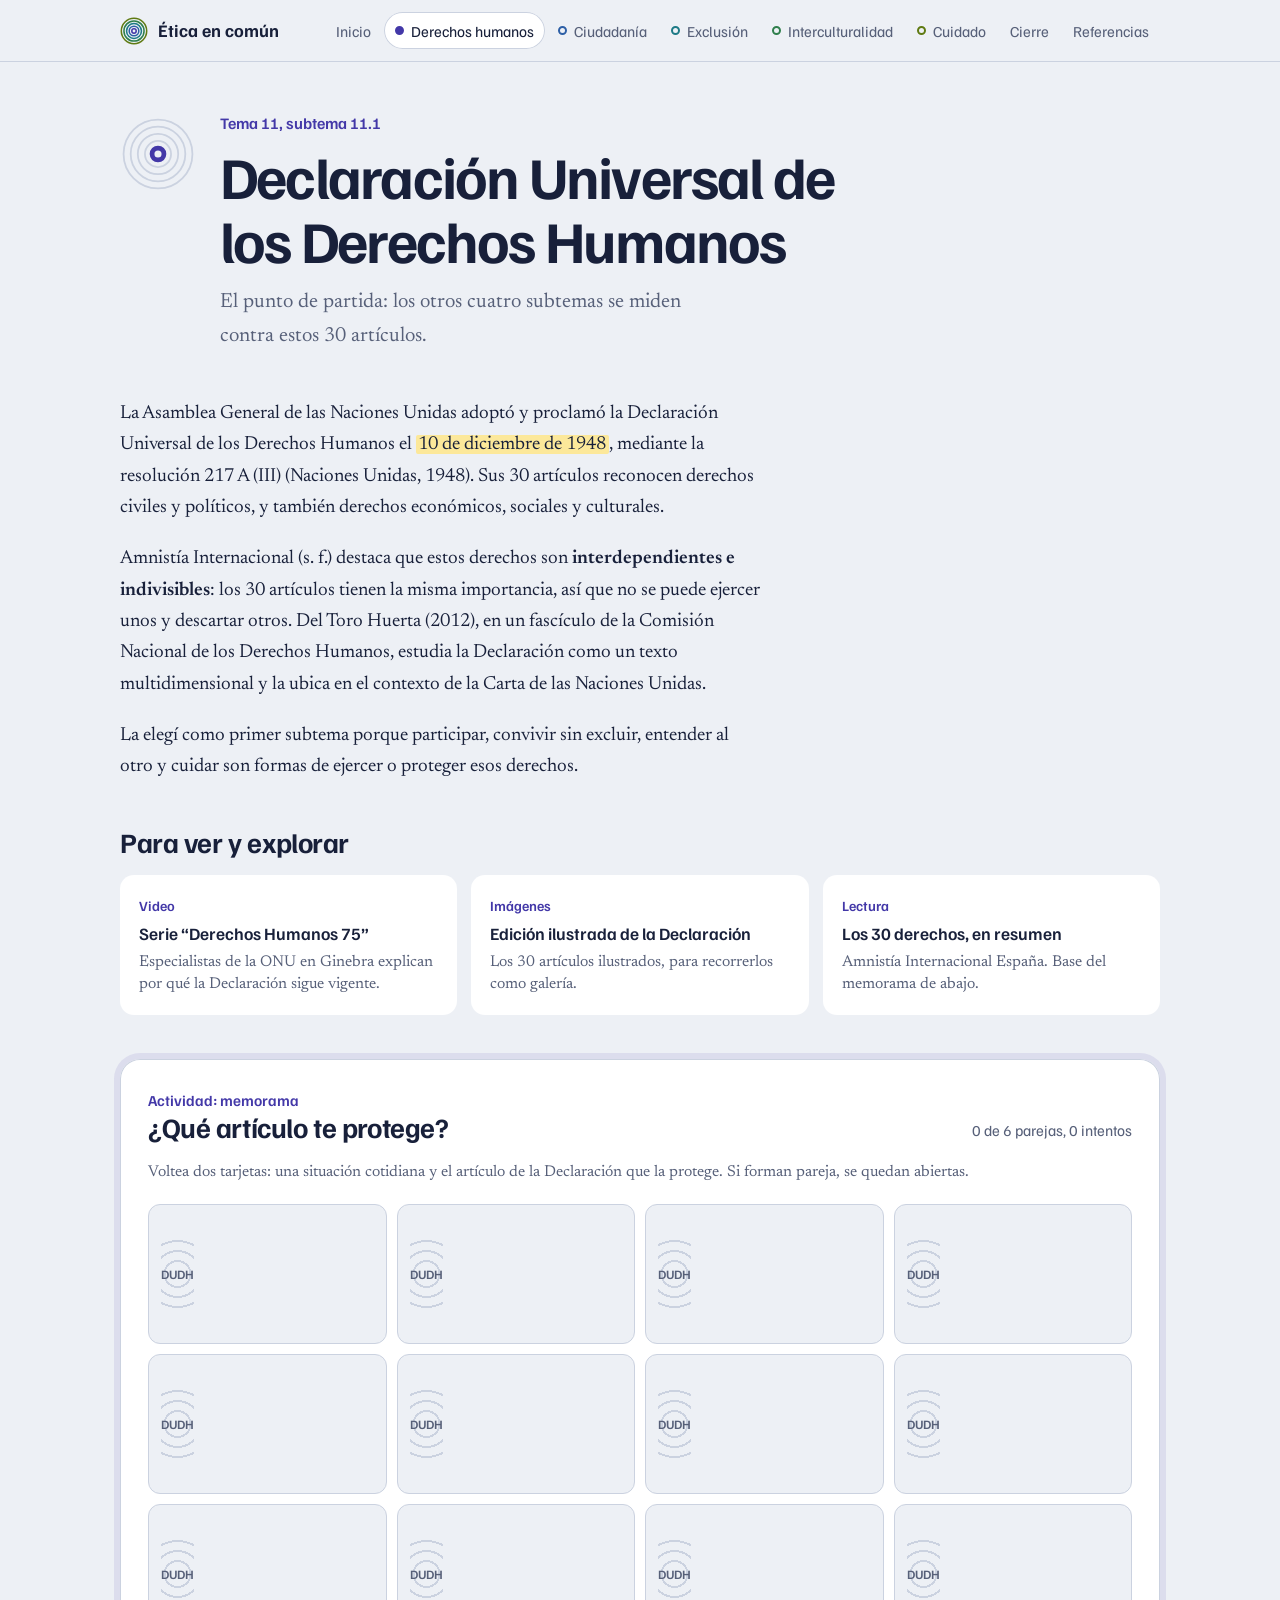
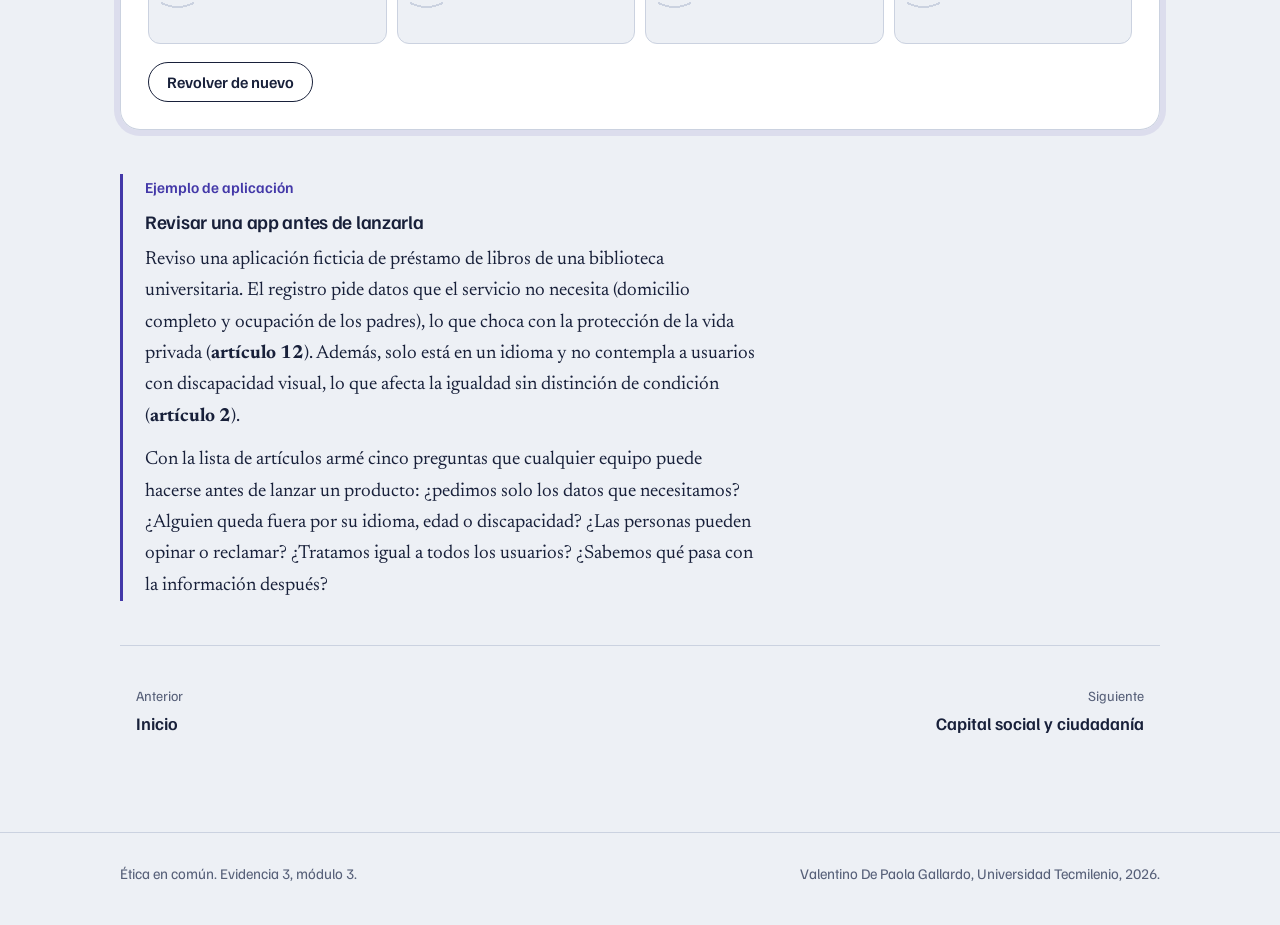
<file: derechos.html>
<!doctype html>
<html lang="es">
<head>
<meta charset="utf-8">
<meta name="viewport" content="width=device-width, initial-scale=1">
<title>Declaración Universal de los Derechos Humanos | Ética en común</title>
<meta name="description" content="Declaración Universal de los Derechos Humanos. Blog académico de ética, módulo 3.">
<meta name="color-scheme" content="light dark">
<link rel="icon" href="assets/favicon.svg" type="image/svg+xml">
<link rel="preconnect" href="https://fonts.googleapis.com">
<link rel="preconnect" href="https://fonts.gstatic.com" crossorigin>
<link rel="stylesheet" href="https://fonts.googleapis.com/css2?family=Familjen+Grotesk:wght@400;500;600;700&family=Newsreader:ital,opsz,wght@0,6..72,400;0,6..72,500;0,6..72,600;1,6..72,400&display=swap">
<link rel="stylesheet" href="assets/styles.css">
</head>
<body data-tema="11">
<a class="skip" href="#contenido">Saltar al contenido</a>
<header class="site-header">
  <div class="wrap">
    <a class="brand" href="index.html"><svg viewBox="0 0 64 64" aria-hidden="true"><circle cx="32" cy="32" r="5" fill="none" stroke="var(--r1)" stroke-width="3.5"/><circle cx="32" cy="32" r="11" fill="none" stroke="var(--r2)" stroke-width="3.5"/><circle cx="32" cy="32" r="17" fill="none" stroke="var(--r3)" stroke-width="3.5"/><circle cx="32" cy="32" r="23" fill="none" stroke="var(--r4)" stroke-width="3.5"/><circle cx="32" cy="32" r="29" fill="none" stroke="var(--r5)" stroke-width="3.5"/></svg>Ética en común</a>
    <nav class="site-nav" aria-label="Secciones">
        <a href="index.html">Inicio</a>
        <a href="derechos.html" aria-current="page"><i style="--c: var(--r1)"></i>Derechos humanos</a>
        <a href="ciudadania.html"><i style="--c: var(--r2)"></i>Ciudadanía</a>
        <a href="exclusion.html"><i style="--c: var(--r3)"></i>Exclusión</a>
        <a href="intercultural.html"><i style="--c: var(--r4)"></i>Interculturalidad</a>
        <a href="cuidado.html"><i style="--c: var(--r5)"></i>Cuidado</a>
        <a href="cierre.html">Cierre</a>
        <a href="referencias.html">Referencias</a>
    </nav>
  </div>
</header>
<main id="contenido" class="wrap">
<article class="page">
  <header class="page-head"><svg class="mini" viewBox="0 0 64 64" aria-hidden="true"><circle cx="32" cy="32" r="5" fill="none" stroke="var(--r1)" stroke-width="4"/><circle cx="32" cy="32" r="11" fill="none" stroke="var(--line)" stroke-width="1.5"/><circle cx="32" cy="32" r="17" fill="none" stroke="var(--line)" stroke-width="1.5"/><circle cx="32" cy="32" r="23" fill="none" stroke="var(--line)" stroke-width="1.5"/><circle cx="32" cy="32" r="29" fill="none" stroke="var(--line)" stroke-width="1.5"/></svg><p class="kicker">Tema 11, subtema 11.1</p><h1>Declaración Universal de los Derechos Humanos</h1><p class="lede">El punto de partida: los otros cuatro subtemas se miden contra estos 30 artículos.</p></header>

  <div class="prose read">
    <p>La Asamblea General de las Naciones Unidas adoptó y proclamó la Declaración Universal de los Derechos Humanos el <mark>10 de diciembre de 1948</mark>, mediante la resolución 217 A (III) (Naciones Unidas, 1948). Sus 30 artículos reconocen derechos civiles y políticos, y también derechos económicos, sociales y culturales.</p>
    <p>Amnistía Internacional (s. f.) destaca que estos derechos son <strong>interdependientes e indivisibles</strong>: los 30 artículos tienen la misma importancia, así que no se puede ejercer unos y descartar otros. Del Toro Huerta (2012), en un fascículo de la Comisión Nacional de los Derechos Humanos, estudia la Declaración como un texto multidimensional y la ubica en el contexto de la Carta de las Naciones Unidas.</p>
    <p>La elegí como primer subtema porque participar, convivir sin excluir, entender al otro y cuidar son formas de ejercer o proteger esos derechos.</p>
  </div>

  <div class="block">
    <h2>Para ver y explorar</h2>
    <div class="res">
      <a href="https://www.ungeneva.org/es/news-media/video-series/human-rights-75" target="_blank" rel="noopener"><span class="kind">Video</span><strong>Serie “Derechos Humanos 75”</strong><span class="d">Especialistas de la ONU en Ginebra explican por qué la Declaración sigue vigente.</span></a>
      <a href="https://www.un.org/es/udhrbook/" target="_blank" rel="noopener"><span class="kind">Imágenes</span><strong>Edición ilustrada de la Declaración</strong><span class="d">Los 30 artículos ilustrados, para recorrerlos como galería.</span></a>
      <a href="https://www.es.amnesty.org/en-que-estamos/reportajes/30-principales-derechos-humanos/" target="_blank" rel="noopener"><span class="kind">Lectura</span><strong>Los 30 derechos, en resumen</strong><span class="d">Amnistía Internacional España. Base del memorama de abajo.</span></a>
    </div>
  </div>

  <div class="activity" id="memo-box">
    <div class="activity-head">
      <div><p class="eyebrow">Actividad: memorama</p><h2>¿Qué artículo te protege?</h2></div>
      <span class="status" id="memo-status">0 de 6 parejas</span>
    </div>
    <p class="note">Voltea dos tarjetas: una situación cotidiana y el artículo de la Declaración que la protege. Si forman pareja, se quedan abiertas.</p>
    <div class="memo" id="memo"></div>
    <div class="row"><button class="btn ghost" type="button" id="memo-reset">Revolver de nuevo</button></div>
  </div>

  <div class="example read">
    <p class="eyebrow">Ejemplo de aplicación</p>
    <h3>Revisar una app antes de lanzarla</h3>
    <p>Reviso una aplicación ficticia de préstamo de libros de una biblioteca universitaria. El registro pide datos que el servicio no necesita (domicilio completo y ocupación de los padres), lo que choca con la protección de la vida privada (<strong>artículo 12</strong>). Además, solo está en un idioma y no contempla a usuarios con discapacidad visual, lo que afecta la igualdad sin distinción de condición (<strong>artículo 2</strong>).</p>
    <p>Con la lista de artículos armé cinco preguntas que cualquier equipo puede hacerse antes de lanzar un producto: ¿pedimos solo los datos que necesitamos? ¿Alguien queda fuera por su idioma, edad o discapacidad? ¿Las personas pueden opinar o reclamar? ¿Tratamos igual a todos los usuarios? ¿Sabemos qué pasa con la información después?</p>
  </div>

  <nav class="pager" aria-label="Paginación"><a class="prev" href="index.html"><small>Anterior</small>Inicio</a><a class="next" href="ciudadania.html"><small>Siguiente</small>Capital social y ciudadanía</a></nav>
</article>
</main>
<footer class="site-footer">
  <div class="wrap"><span>Ética en común. Evidencia 3, módulo 3.</span><span>Valentino De Paola Gallardo, Universidad Tecmilenio, 2026.</span></div>
</footer>
<script src="assets/app.js" defer></script>
</body>
</html>
</file>
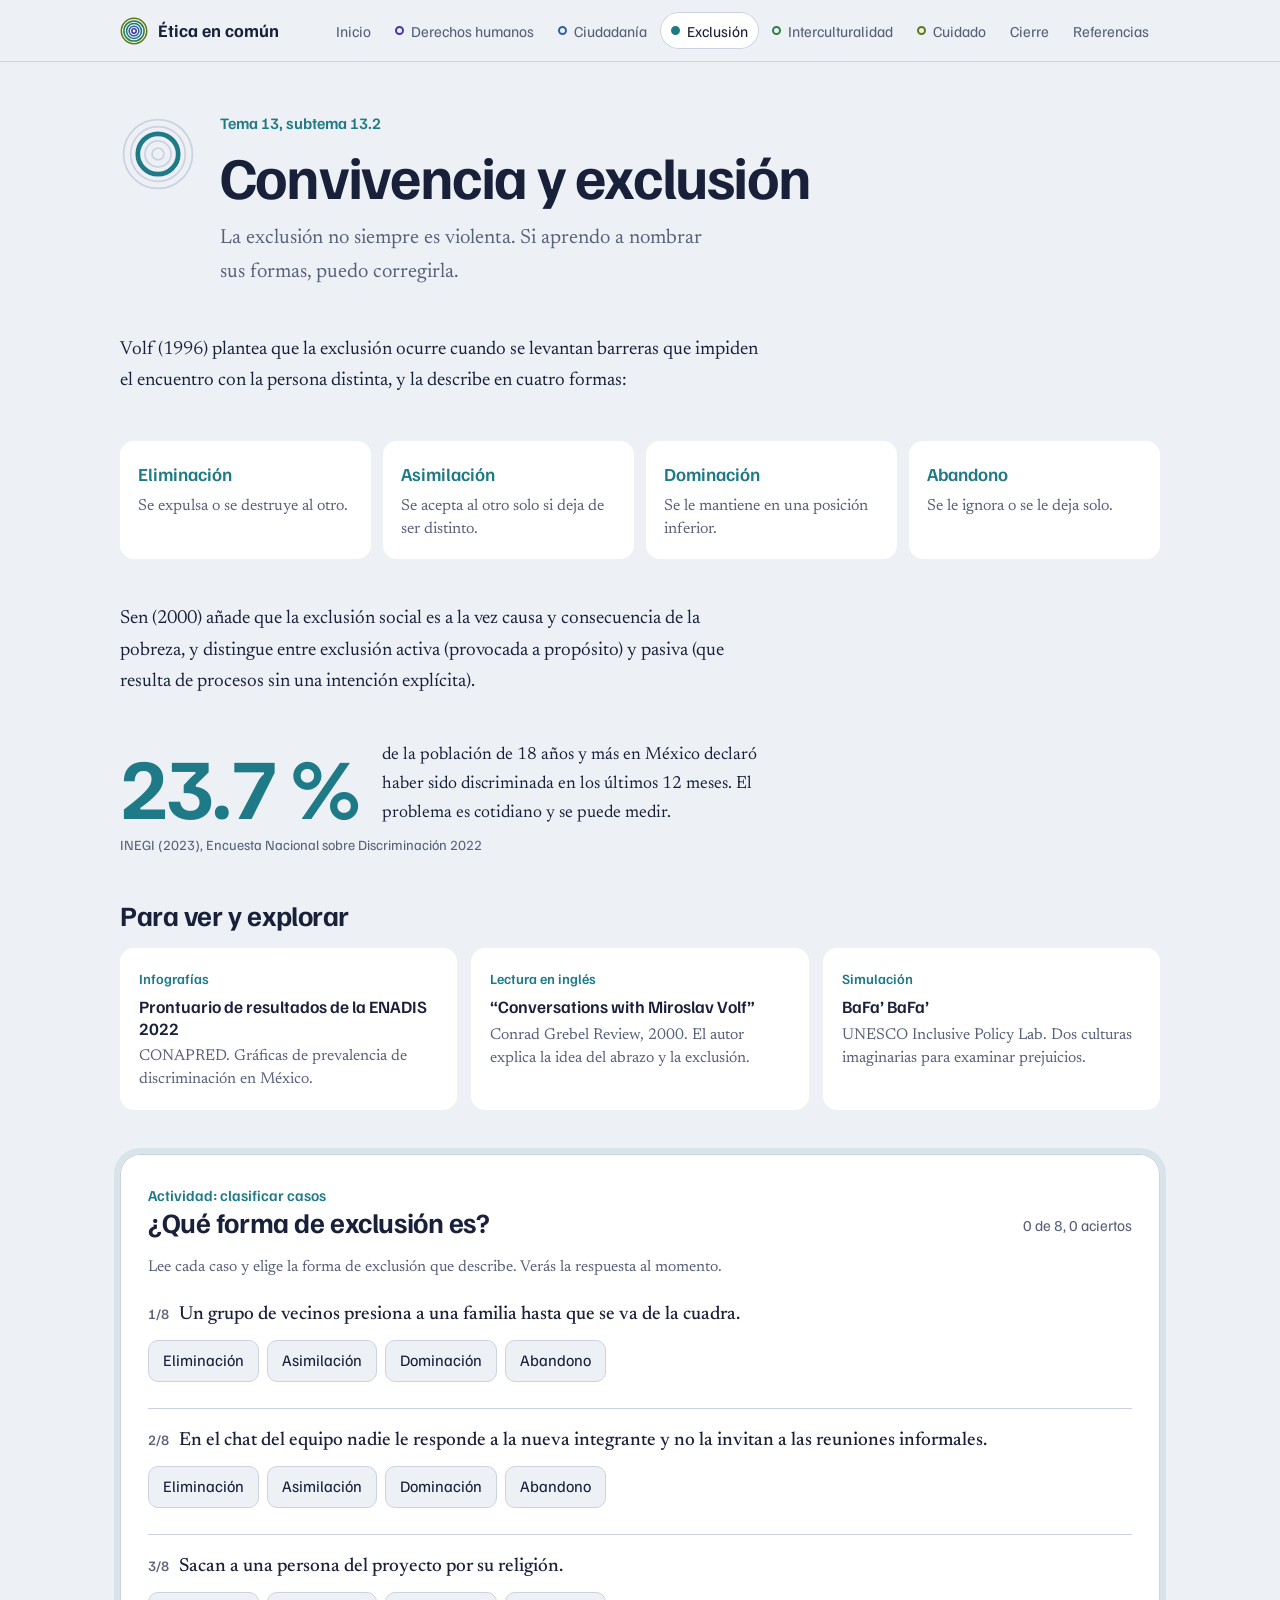
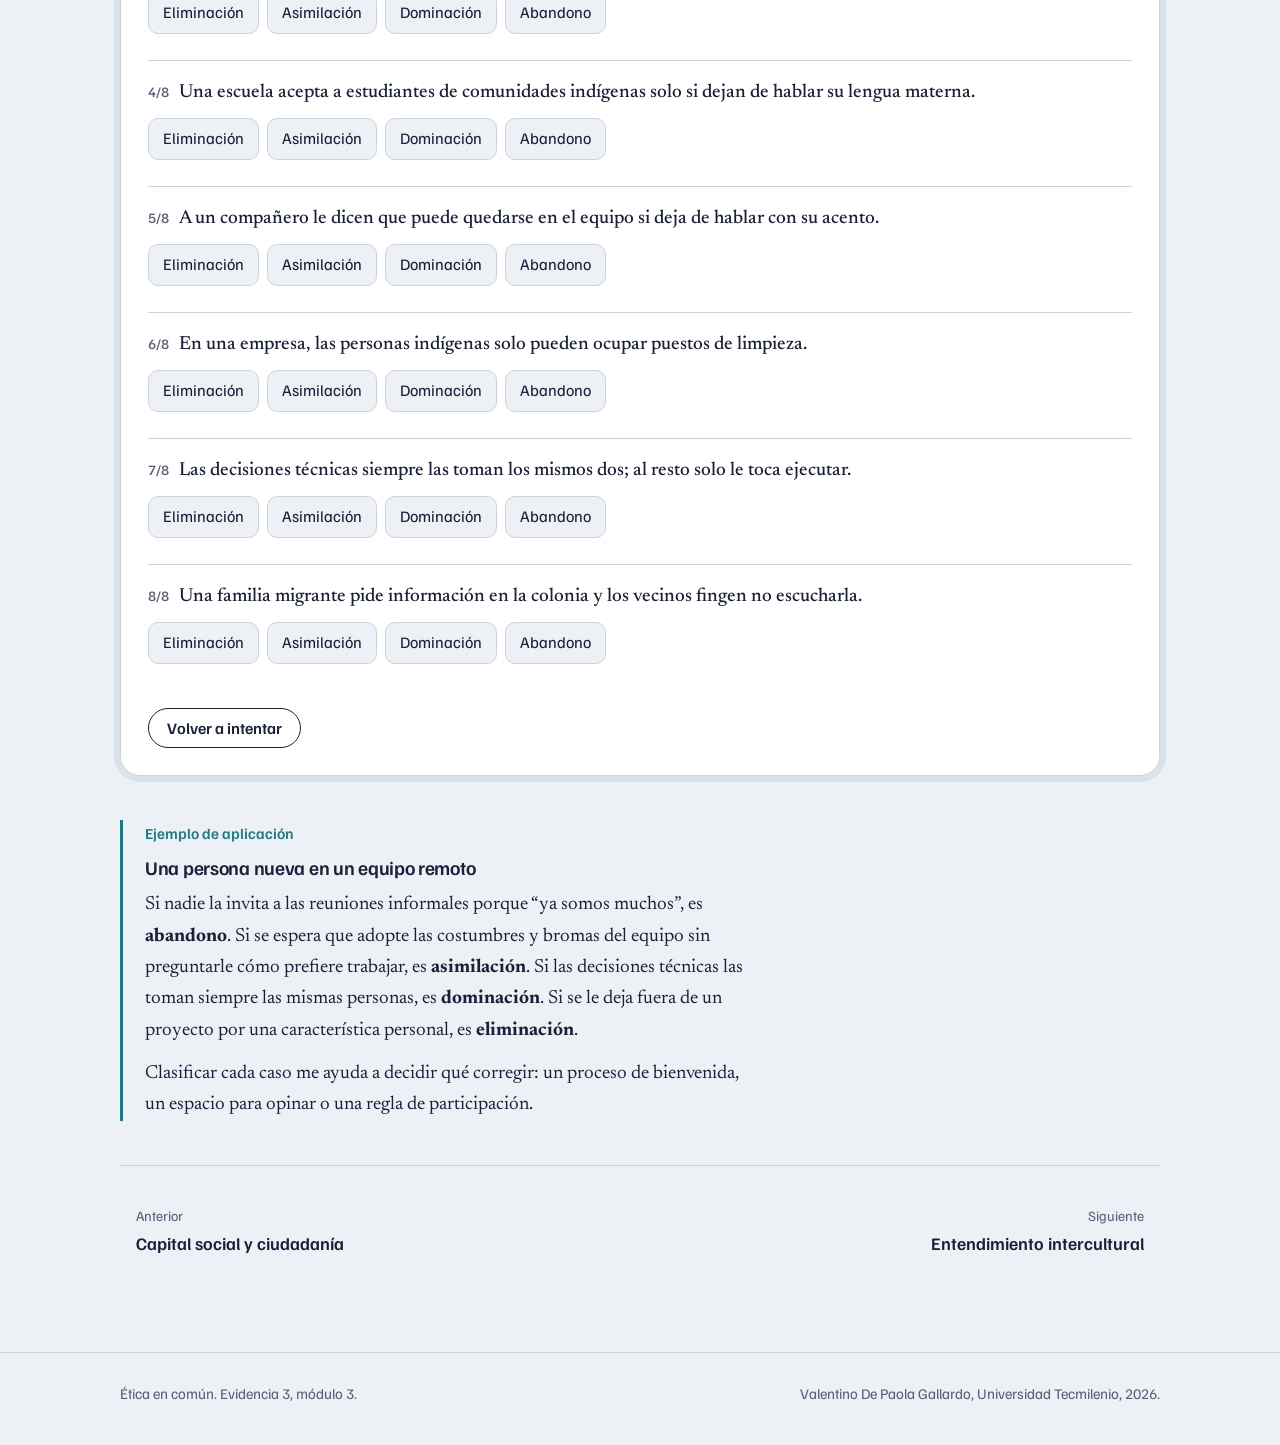
<file: exclusion.html>
<!doctype html>
<html lang="es">
<head>
<meta charset="utf-8">
<meta name="viewport" content="width=device-width, initial-scale=1">
<title>Convivencia y exclusión | Ética en común</title>
<meta name="description" content="Convivencia y exclusión. Blog académico de ética, módulo 3.">
<meta name="color-scheme" content="light dark">
<link rel="icon" href="assets/favicon.svg" type="image/svg+xml">
<link rel="preconnect" href="https://fonts.googleapis.com">
<link rel="preconnect" href="https://fonts.gstatic.com" crossorigin>
<link rel="stylesheet" href="https://fonts.googleapis.com/css2?family=Familjen+Grotesk:wght@400;500;600;700&family=Newsreader:ital,opsz,wght@0,6..72,400;0,6..72,500;0,6..72,600;1,6..72,400&display=swap">
<link rel="stylesheet" href="assets/styles.css">
</head>
<body data-tema="13">
<a class="skip" href="#contenido">Saltar al contenido</a>
<header class="site-header">
  <div class="wrap">
    <a class="brand" href="index.html"><svg viewBox="0 0 64 64" aria-hidden="true"><circle cx="32" cy="32" r="5" fill="none" stroke="var(--r1)" stroke-width="3.5"/><circle cx="32" cy="32" r="11" fill="none" stroke="var(--r2)" stroke-width="3.5"/><circle cx="32" cy="32" r="17" fill="none" stroke="var(--r3)" stroke-width="3.5"/><circle cx="32" cy="32" r="23" fill="none" stroke="var(--r4)" stroke-width="3.5"/><circle cx="32" cy="32" r="29" fill="none" stroke="var(--r5)" stroke-width="3.5"/></svg>Ética en común</a>
    <nav class="site-nav" aria-label="Secciones">
        <a href="index.html">Inicio</a>
        <a href="derechos.html"><i style="--c: var(--r1)"></i>Derechos humanos</a>
        <a href="ciudadania.html"><i style="--c: var(--r2)"></i>Ciudadanía</a>
        <a href="exclusion.html" aria-current="page"><i style="--c: var(--r3)"></i>Exclusión</a>
        <a href="intercultural.html"><i style="--c: var(--r4)"></i>Interculturalidad</a>
        <a href="cuidado.html"><i style="--c: var(--r5)"></i>Cuidado</a>
        <a href="cierre.html">Cierre</a>
        <a href="referencias.html">Referencias</a>
    </nav>
  </div>
</header>
<main id="contenido" class="wrap">
<article class="page">
  <header class="page-head"><svg class="mini" viewBox="0 0 64 64" aria-hidden="true"><circle cx="32" cy="32" r="5" fill="none" stroke="var(--line)" stroke-width="1.5"/><circle cx="32" cy="32" r="11" fill="none" stroke="var(--line)" stroke-width="1.5"/><circle cx="32" cy="32" r="17" fill="none" stroke="var(--r3)" stroke-width="4"/><circle cx="32" cy="32" r="23" fill="none" stroke="var(--line)" stroke-width="1.5"/><circle cx="32" cy="32" r="29" fill="none" stroke="var(--line)" stroke-width="1.5"/></svg><p class="kicker">Tema 13, subtema 13.2</p><h1>Convivencia y exclusión</h1><p class="lede">La exclusión no siempre es violenta. Si aprendo a nombrar sus formas, puedo corregirla.</p></header>

  <div class="prose read">
    <p>Volf (1996) plantea que la exclusión ocurre cuando se levantan barreras que impiden el encuentro con la persona distinta, y la describe en cuatro formas:</p>
  </div>

  <div class="forms4">
    <div><b>Eliminación</b><span>Se expulsa o se destruye al otro.</span></div>
    <div><b>Asimilación</b><span>Se acepta al otro solo si deja de ser distinto.</span></div>
    <div><b>Dominación</b><span>Se le mantiene en una posición inferior.</span></div>
    <div><b>Abandono</b><span>Se le ignora o se le deja solo.</span></div>
  </div>

  <div class="prose read">
    <p>Sen (2000) añade que la exclusión social es a la vez causa y consecuencia de la pobreza, y distingue entre exclusión activa (provocada a propósito) y pasiva (que resulta de procesos sin una intención explícita).</p>
  </div>

  <div class="stat read">
    <span class="num">23.7 %</span>
    <p>de la población de 18 años y más en México declaró haber sido discriminada en los últimos 12 meses. El problema es cotidiano y se puede medir.</p>
    <cite>INEGI (2023), Encuesta Nacional sobre Discriminación 2022</cite>
  </div>

  <div class="block">
    <h2>Para ver y explorar</h2>
    <div class="res">
      <a href="http://sindis.conapred.org.mx/wp-content/uploads/2024/05/ENADIS_2022_prontuario_de_resultados.pdf" target="_blank" rel="noopener"><span class="kind">Infografías</span><strong>Prontuario de resultados de la ENADIS 2022</strong><span class="d">CONAPRED. Gráficas de prevalencia de discriminación en México.</span></a>
      <a href="https://uwaterloo.ca/grebel/sites/default/files/uploads/documents/cgr-18-3-f2000-9.pdf" target="_blank" rel="noopener"><span class="kind">Lectura en inglés</span><strong>“Conversations with Miroslav Volf”</strong><span class="d">Conrad Grebel Review, 2000. El autor explica la idea del abrazo y la exclusión.</span></a>
      <a href="https://en.unesco.org/inclusivepolicylab/node/2167" target="_blank" rel="noopener"><span class="kind">Simulación</span><strong>BaFa’ BaFa’</strong><span class="d">UNESCO Inclusive Policy Lab. Dos culturas imaginarias para examinar prejuicios.</span></a>
    </div>
  </div>

  <div class="activity">
    <div class="activity-head">
      <div><p class="eyebrow">Actividad: clasificar casos</p><h2>¿Qué forma de exclusión es?</h2></div>
      <span class="status" id="exc-status">0 de 8 · 0 aciertos</span>
    </div>
    <p class="note">Lee cada caso y elige la forma de exclusión que describe. Verás la respuesta al momento.</p>
    <div id="exc"></div>
    <div class="row"><button class="btn ghost" type="button" id="exc-reset">Volver a intentar</button></div>
  </div>

  <div class="example read">
    <p class="eyebrow">Ejemplo de aplicación</p>
    <h3>Una persona nueva en un equipo remoto</h3>
    <p>Si nadie la invita a las reuniones informales porque “ya somos muchos”, es <strong>abandono</strong>. Si se espera que adopte las costumbres y bromas del equipo sin preguntarle cómo prefiere trabajar, es <strong>asimilación</strong>. Si las decisiones técnicas las toman siempre las mismas personas, es <strong>dominación</strong>. Si se le deja fuera de un proyecto por una característica personal, es <strong>eliminación</strong>.</p>
    <p>Clasificar cada caso me ayuda a decidir qué corregir: un proceso de bienvenida, un espacio para opinar o una regla de participación.</p>
  </div>

  <nav class="pager" aria-label="Paginación"><a class="prev" href="ciudadania.html"><small>Anterior</small>Capital social y ciudadanía</a><a class="next" href="intercultural.html"><small>Siguiente</small>Entendimiento intercultural</a></nav>
</article>
</main>
<footer class="site-footer">
  <div class="wrap"><span>Ética en común. Evidencia 3, módulo 3.</span><span>Valentino De Paola Gallardo, Universidad Tecmilenio, 2026.</span></div>
</footer>
<script src="assets/app.js" defer></script>
</body>
</html>
</file>
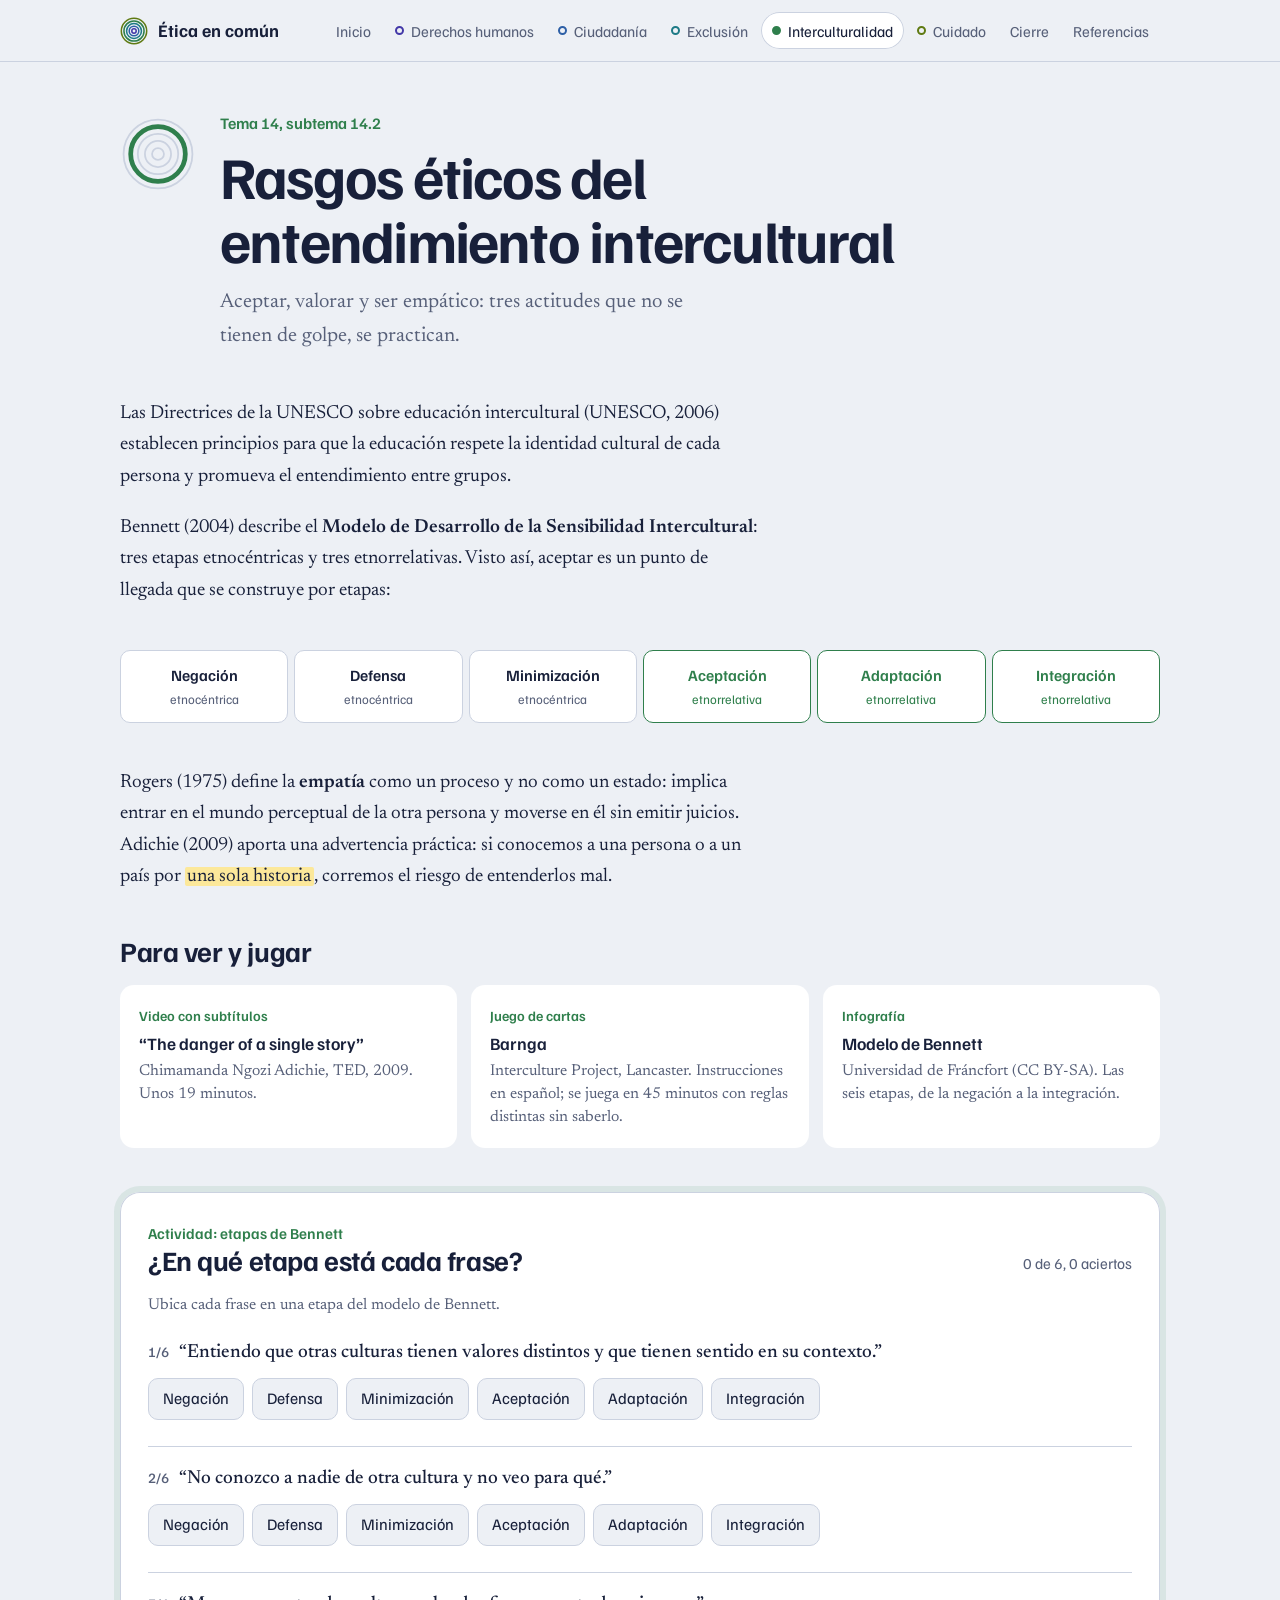
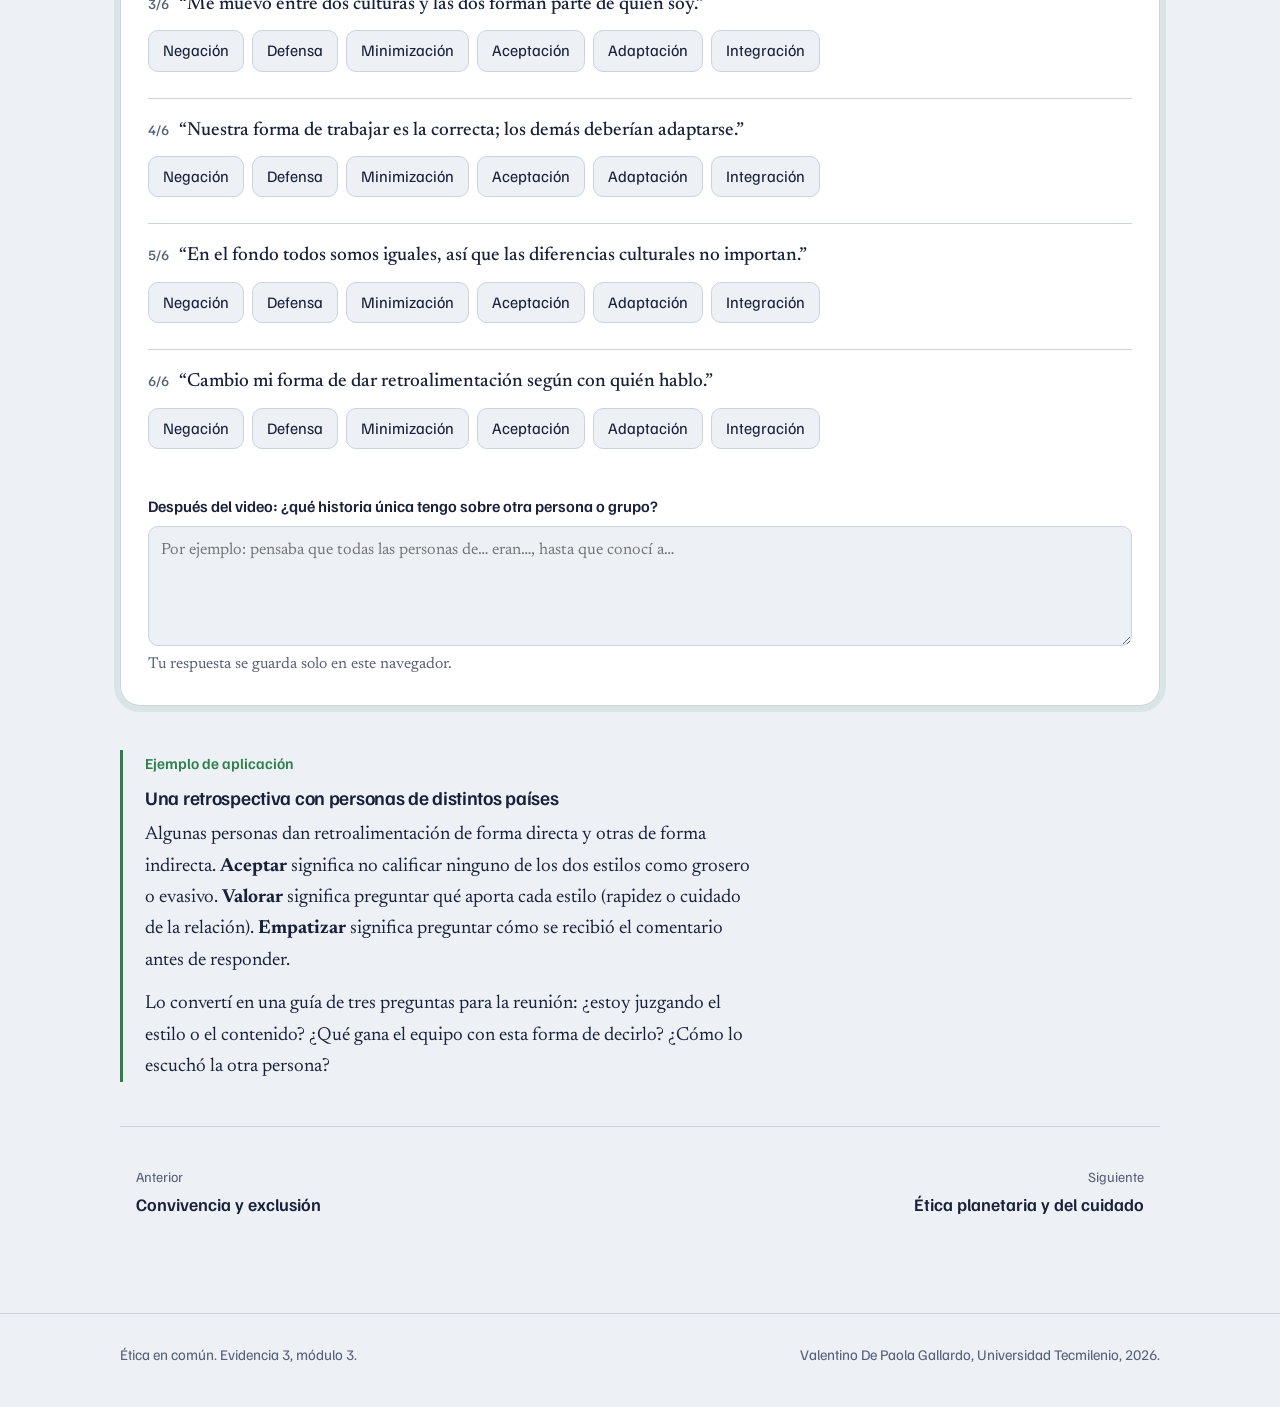
<file: intercultural.html>
<!doctype html>
<html lang="es">
<head>
<meta charset="utf-8">
<meta name="viewport" content="width=device-width, initial-scale=1">
<title>Entendimiento intercultural | Ética en común</title>
<meta name="description" content="Entendimiento intercultural. Blog académico de ética, módulo 3.">
<meta name="color-scheme" content="light dark">
<link rel="icon" href="assets/favicon.svg" type="image/svg+xml">
<link rel="preconnect" href="https://fonts.googleapis.com">
<link rel="preconnect" href="https://fonts.gstatic.com" crossorigin>
<link rel="stylesheet" href="https://fonts.googleapis.com/css2?family=Familjen+Grotesk:wght@400;500;600;700&family=Newsreader:ital,opsz,wght@0,6..72,400;0,6..72,500;0,6..72,600;1,6..72,400&display=swap">
<link rel="stylesheet" href="assets/styles.css">
</head>
<body data-tema="14">
<a class="skip" href="#contenido">Saltar al contenido</a>
<header class="site-header">
  <div class="wrap">
    <a class="brand" href="index.html"><svg viewBox="0 0 64 64" aria-hidden="true"><circle cx="32" cy="32" r="5" fill="none" stroke="var(--r1)" stroke-width="3.5"/><circle cx="32" cy="32" r="11" fill="none" stroke="var(--r2)" stroke-width="3.5"/><circle cx="32" cy="32" r="17" fill="none" stroke="var(--r3)" stroke-width="3.5"/><circle cx="32" cy="32" r="23" fill="none" stroke="var(--r4)" stroke-width="3.5"/><circle cx="32" cy="32" r="29" fill="none" stroke="var(--r5)" stroke-width="3.5"/></svg>Ética en común</a>
    <nav class="site-nav" aria-label="Secciones">
        <a href="index.html">Inicio</a>
        <a href="derechos.html"><i style="--c: var(--r1)"></i>Derechos humanos</a>
        <a href="ciudadania.html"><i style="--c: var(--r2)"></i>Ciudadanía</a>
        <a href="exclusion.html"><i style="--c: var(--r3)"></i>Exclusión</a>
        <a href="intercultural.html" aria-current="page"><i style="--c: var(--r4)"></i>Interculturalidad</a>
        <a href="cuidado.html"><i style="--c: var(--r5)"></i>Cuidado</a>
        <a href="cierre.html">Cierre</a>
        <a href="referencias.html">Referencias</a>
    </nav>
  </div>
</header>
<main id="contenido" class="wrap">
<article class="page">
  <header class="page-head"><svg class="mini" viewBox="0 0 64 64" aria-hidden="true"><circle cx="32" cy="32" r="5" fill="none" stroke="var(--line)" stroke-width="1.5"/><circle cx="32" cy="32" r="11" fill="none" stroke="var(--line)" stroke-width="1.5"/><circle cx="32" cy="32" r="17" fill="none" stroke="var(--line)" stroke-width="1.5"/><circle cx="32" cy="32" r="23" fill="none" stroke="var(--r4)" stroke-width="4"/><circle cx="32" cy="32" r="29" fill="none" stroke="var(--line)" stroke-width="1.5"/></svg><p class="kicker">Tema 14, subtema 14.2</p><h1>Rasgos éticos del entendimiento intercultural</h1><p class="lede">Aceptar, valorar y ser empático: tres actitudes que no se tienen de golpe, se practican.</p></header>

  <div class="prose read">
    <p>Las Directrices de la UNESCO sobre educación intercultural (UNESCO, 2006) establecen principios para que la educación respete la identidad cultural de cada persona y promueva el entendimiento entre grupos.</p>
    <p>Bennett (2004) describe el <strong>Modelo de Desarrollo de la Sensibilidad Intercultural</strong>: tres etapas etnocéntricas y tres etnorrelativas. Visto así, aceptar es un punto de llegada que se construye por etapas:</p>
  </div>

  <div class="stages" aria-label="Seis etapas del modelo de Bennett">
    <div>Negación<small>etnocéntrica</small></div>
    <div>Defensa<small>etnocéntrica</small></div>
    <div>Minimización<small>etnocéntrica</small></div>
    <div class="rel">Aceptación<small>etnorrelativa</small></div>
    <div class="rel">Adaptación<small>etnorrelativa</small></div>
    <div class="rel">Integración<small>etnorrelativa</small></div>
  </div>

  <div class="prose read">
    <p>Rogers (1975) define la <strong>empatía</strong> como un proceso y no como un estado: implica entrar en el mundo perceptual de la otra persona y moverse en él sin emitir juicios. Adichie (2009) aporta una advertencia práctica: si conocemos a una persona o a un país por <mark>una sola historia</mark>, corremos el riesgo de entenderlos mal.</p>
  </div>

  <div class="block">
    <h2>Para ver y jugar</h2>
    <div class="res">
      <a href="https://www.ted.com/talks/chimamanda_ngozi_adichie_the_danger_of_a_single_story" target="_blank" rel="noopener"><span class="kind">Video con subtítulos</span><strong>“The danger of a single story”</strong><span class="d">Chimamanda Ngozi Adichie, TED, 2009. Unos 19 minutos.</span></a>
      <a href="https://lancaster.ac.uk/users/interculture/pcat6" target="_blank" rel="noopener"><span class="kind">Juego de cartas</span><strong>Barnga</strong><span class="d">Interculture Project, Lancaster. Instrucciones en español; se juega en 45 minutos con reglas distintas sin saberlo.</span></a>
      <a href="https://starkerstart.uni-frankfurt.de/152115402/developmental-model-of-intercultural-sensitivity.pdf" target="_blank" rel="noopener"><span class="kind">Infografía</span><strong>Modelo de Bennett</strong><span class="d">Universidad de Fráncfort (CC BY-SA). Las seis etapas, de la negación a la integración.</span></a>
    </div>
  </div>

  <div class="activity">
    <div class="activity-head">
      <div><p class="eyebrow">Actividad: etapas de Bennett</p><h2>¿En qué etapa está cada frase?</h2></div>
      <span class="status" id="ben-status">0 de 6 · 0 aciertos</span>
    </div>
    <p class="note">Ubica cada frase en una etapa del modelo de Bennett.</p>
    <div id="ben"></div>
    <div class="field">
      <label for="story">Después del video: ¿qué historia única tengo sobre otra persona o grupo?</label>
      <textarea id="story" placeholder="Por ejemplo: pensaba que todas las personas de… eran…, hasta que conocí a…"></textarea>
      <span class="note">Tu respuesta se guarda solo en este navegador.</span>
    </div>
  </div>

  <div class="example read">
    <p class="eyebrow">Ejemplo de aplicación</p>
    <h3>Una retrospectiva con personas de distintos países</h3>
    <p>Algunas personas dan retroalimentación de forma directa y otras de forma indirecta. <strong>Aceptar</strong> significa no calificar ninguno de los dos estilos como grosero o evasivo. <strong>Valorar</strong> significa preguntar qué aporta cada estilo (rapidez o cuidado de la relación). <strong>Empatizar</strong> significa preguntar cómo se recibió el comentario antes de responder.</p>
    <p>Lo convertí en una guía de tres preguntas para la reunión: ¿estoy juzgando el estilo o el contenido? ¿Qué gana el equipo con esta forma de decirlo? ¿Cómo lo escuchó la otra persona?</p>
  </div>

  <nav class="pager" aria-label="Paginación"><a class="prev" href="exclusion.html"><small>Anterior</small>Convivencia y exclusión</a><a class="next" href="cuidado.html"><small>Siguiente</small>Ética planetaria y del cuidado</a></nav>
</article>
</main>
<footer class="site-footer">
  <div class="wrap"><span>Ética en común. Evidencia 3, módulo 3.</span><span>Valentino De Paola Gallardo, Universidad Tecmilenio, 2026.</span></div>
</footer>
<script src="assets/app.js" defer></script>
</body>
</html>
</file>
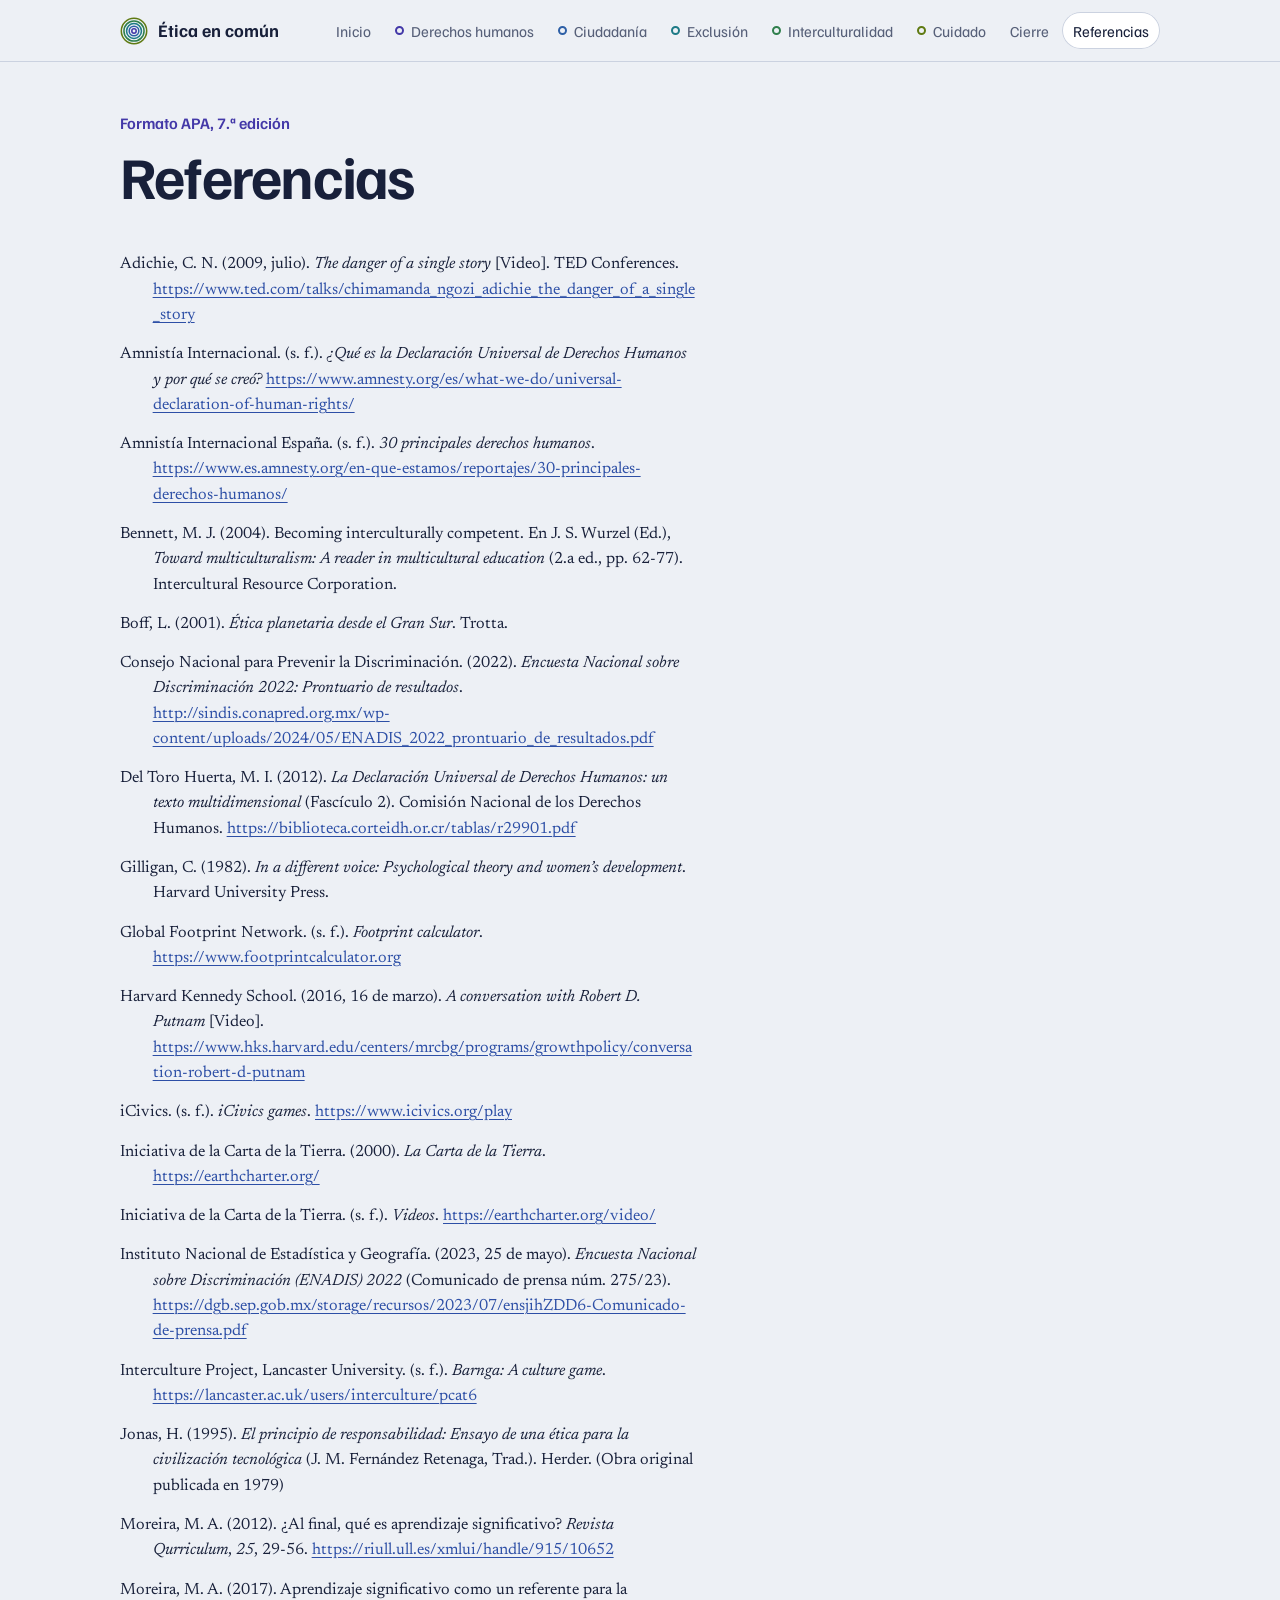
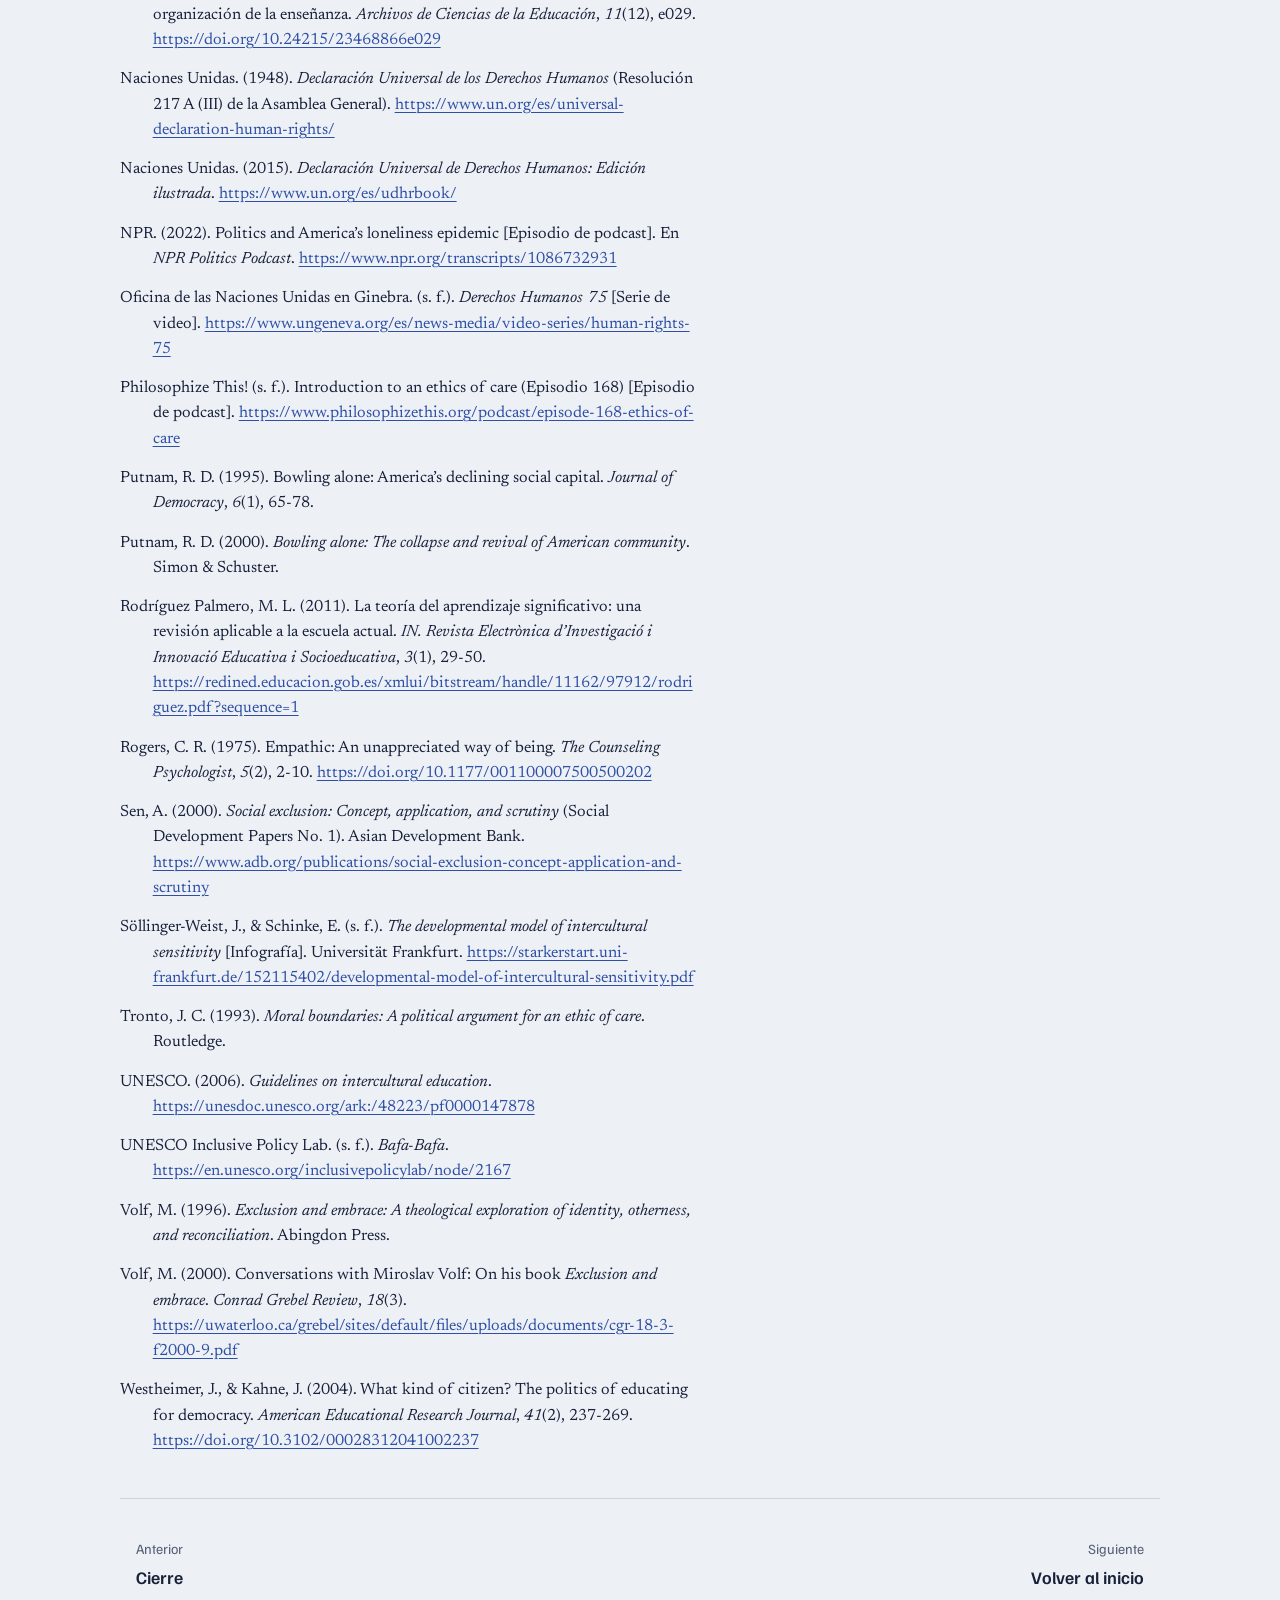
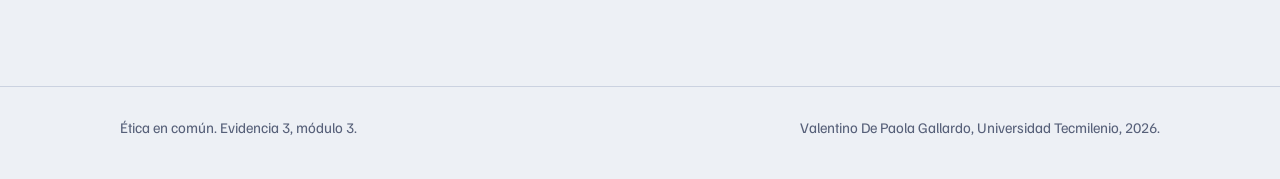
<file: referencias.html>
<!doctype html>
<html lang="es">
<head>
<meta charset="utf-8">
<meta name="viewport" content="width=device-width, initial-scale=1">
<title>Referencias | Ética en común</title>
<meta name="description" content="Referencias. Blog académico de ética, módulo 3.">
<meta name="color-scheme" content="light dark">
<link rel="icon" href="assets/favicon.svg" type="image/svg+xml">
<link rel="preconnect" href="https://fonts.googleapis.com">
<link rel="preconnect" href="https://fonts.gstatic.com" crossorigin>
<link rel="stylesheet" href="https://fonts.googleapis.com/css2?family=Familjen+Grotesk:wght@400;500;600;700&family=Newsreader:ital,opsz,wght@0,6..72,400;0,6..72,500;0,6..72,600;1,6..72,400&display=swap">
<link rel="stylesheet" href="assets/styles.css">
</head>
<body>
<a class="skip" href="#contenido">Saltar al contenido</a>
<header class="site-header">
  <div class="wrap">
    <a class="brand" href="index.html"><svg viewBox="0 0 64 64" aria-hidden="true"><circle cx="32" cy="32" r="5" fill="none" stroke="var(--r1)" stroke-width="3.5"/><circle cx="32" cy="32" r="11" fill="none" stroke="var(--r2)" stroke-width="3.5"/><circle cx="32" cy="32" r="17" fill="none" stroke="var(--r3)" stroke-width="3.5"/><circle cx="32" cy="32" r="23" fill="none" stroke="var(--r4)" stroke-width="3.5"/><circle cx="32" cy="32" r="29" fill="none" stroke="var(--r5)" stroke-width="3.5"/></svg>Ética en común</a>
    <nav class="site-nav" aria-label="Secciones">
        <a href="index.html">Inicio</a>
        <a href="derechos.html"><i style="--c: var(--r1)"></i>Derechos humanos</a>
        <a href="ciudadania.html"><i style="--c: var(--r2)"></i>Ciudadanía</a>
        <a href="exclusion.html"><i style="--c: var(--r3)"></i>Exclusión</a>
        <a href="intercultural.html"><i style="--c: var(--r4)"></i>Interculturalidad</a>
        <a href="cuidado.html"><i style="--c: var(--r5)"></i>Cuidado</a>
        <a href="cierre.html">Cierre</a>
        <a href="referencias.html" aria-current="page">Referencias</a>
    </nav>
  </div>
</header>
<main id="contenido" class="wrap">
<article class="page">
  <header class="page-head plain"><p class="kicker">Formato APA, 7.ª edición</p><h1>Referencias</h1></header>
  <div class="refs read">
    <p>Adichie, C. N. (2009, julio). <i>The danger of a single story</i> [Video]. TED Conferences. <a href="https://www.ted.com/talks/chimamanda_ngozi_adichie_the_danger_of_a_single_story" target="_blank" rel="noopener">https://www.ted.com/talks/chimamanda_ngozi_adichie_the_danger_of_a_single_story</a></p>
    <p>Amnistía Internacional. (s. f.). <i>¿Qué es la Declaración Universal de Derechos Humanos y por qué se creó?</i> <a href="https://www.amnesty.org/es/what-we-do/universal-declaration-of-human-rights/" target="_blank" rel="noopener">https://www.amnesty.org/es/what-we-do/universal-declaration-of-human-rights/</a></p>
    <p>Amnistía Internacional España. (s. f.). <i>30 principales derechos humanos</i>. <a href="https://www.es.amnesty.org/en-que-estamos/reportajes/30-principales-derechos-humanos/" target="_blank" rel="noopener">https://www.es.amnesty.org/en-que-estamos/reportajes/30-principales-derechos-humanos/</a></p>
    <p>Bennett, M. J. (2004). Becoming interculturally competent. En J. S. Wurzel (Ed.), <i>Toward multiculturalism: A reader in multicultural education</i> (2.a ed., pp. 62-77). Intercultural Resource Corporation.</p>
    <p>Boff, L. (2001). <i>Ética planetaria desde el Gran Sur</i>. Trotta.</p>
    <p>Consejo Nacional para Prevenir la Discriminación. (2022). <i>Encuesta Nacional sobre Discriminación 2022: Prontuario de resultados</i>. <a href="http://sindis.conapred.org.mx/wp-content/uploads/2024/05/ENADIS_2022_prontuario_de_resultados.pdf" target="_blank" rel="noopener">http://sindis.conapred.org.mx/wp-content/uploads/2024/05/ENADIS_2022_prontuario_de_resultados.pdf</a></p>
    <p>Del Toro Huerta, M. I. (2012). <i>La Declaración Universal de Derechos Humanos: un texto multidimensional</i> (Fascículo 2). Comisión Nacional de los Derechos Humanos. <a href="https://biblioteca.corteidh.or.cr/tablas/r29901.pdf" target="_blank" rel="noopener">https://biblioteca.corteidh.or.cr/tablas/r29901.pdf</a></p>
    <p>Gilligan, C. (1982). <i>In a different voice: Psychological theory and women’s development</i>. Harvard University Press.</p>
    <p>Global Footprint Network. (s. f.). <i>Footprint calculator</i>. <a href="https://www.footprintcalculator.org" target="_blank" rel="noopener">https://www.footprintcalculator.org</a></p>
    <p>Harvard Kennedy School. (2016, 16 de marzo). <i>A conversation with Robert D. Putnam</i> [Video]. <a href="https://www.hks.harvard.edu/centers/mrcbg/programs/growthpolicy/conversation-robert-d-putnam" target="_blank" rel="noopener">https://www.hks.harvard.edu/centers/mrcbg/programs/growthpolicy/conversation-robert-d-putnam</a></p>
    <p>iCivics. (s. f.). <i>iCivics games</i>. <a href="https://www.icivics.org/play" target="_blank" rel="noopener">https://www.icivics.org/play</a></p>
    <p>Iniciativa de la Carta de la Tierra. (2000). <i>La Carta de la Tierra</i>. <a href="https://earthcharter.org/" target="_blank" rel="noopener">https://earthcharter.org/</a></p>
    <p>Iniciativa de la Carta de la Tierra. (s. f.). <i>Videos</i>. <a href="https://earthcharter.org/video/" target="_blank" rel="noopener">https://earthcharter.org/video/</a></p>
    <p>Instituto Nacional de Estadística y Geografía. (2023, 25 de mayo). <i>Encuesta Nacional sobre Discriminación (ENADIS) 2022</i> (Comunicado de prensa núm. 275/23). <a href="https://dgb.sep.gob.mx/storage/recursos/2023/07/ensjihZDD6-Comunicado-de-prensa.pdf" target="_blank" rel="noopener">https://dgb.sep.gob.mx/storage/recursos/2023/07/ensjihZDD6-Comunicado-de-prensa.pdf</a></p>
    <p>Interculture Project, Lancaster University. (s. f.). <i>Barnga: A culture game</i>. <a href="https://lancaster.ac.uk/users/interculture/pcat6" target="_blank" rel="noopener">https://lancaster.ac.uk/users/interculture/pcat6</a></p>
    <p>Jonas, H. (1995). <i>El principio de responsabilidad: Ensayo de una ética para la civilización tecnológica</i> (J. M. Fernández Retenaga, Trad.). Herder. (Obra original publicada en 1979)</p>
    <p>Moreira, M. A. (2012). ¿Al final, qué es aprendizaje significativo? <i>Revista Qurriculum</i>, <i>25</i>, 29-56. <a href="https://riull.ull.es/xmlui/handle/915/10652" target="_blank" rel="noopener">https://riull.ull.es/xmlui/handle/915/10652</a></p>
    <p>Moreira, M. A. (2017). Aprendizaje significativo como un referente para la organización de la enseñanza. <i>Archivos de Ciencias de la Educación</i>, <i>11</i>(12), e029. <a href="https://doi.org/10.24215/23468866e029" target="_blank" rel="noopener">https://doi.org/10.24215/23468866e029</a></p>
    <p>Naciones Unidas. (1948). <i>Declaración Universal de los Derechos Humanos</i> (Resolución 217 A (III) de la Asamblea General). <a href="https://www.un.org/es/universal-declaration-human-rights/" target="_blank" rel="noopener">https://www.un.org/es/universal-declaration-human-rights/</a></p>
    <p>Naciones Unidas. (2015). <i>Declaración Universal de Derechos Humanos: Edición ilustrada</i>. <a href="https://www.un.org/es/udhrbook/" target="_blank" rel="noopener">https://www.un.org/es/udhrbook/</a></p>
    <p>NPR. (2022). Politics and America’s loneliness epidemic [Episodio de podcast]. En <i>NPR Politics Podcast</i>. <a href="https://www.npr.org/transcripts/1086732931" target="_blank" rel="noopener">https://www.npr.org/transcripts/1086732931</a></p>
    <p>Oficina de las Naciones Unidas en Ginebra. (s. f.). <i>Derechos Humanos 75</i> [Serie de video]. <a href="https://www.ungeneva.org/es/news-media/video-series/human-rights-75" target="_blank" rel="noopener">https://www.ungeneva.org/es/news-media/video-series/human-rights-75</a></p>
    <p>Philosophize This! (s. f.). Introduction to an ethics of care (Episodio 168) [Episodio de podcast]. <a href="https://www.philosophizethis.org/podcast/episode-168-ethics-of-care" target="_blank" rel="noopener">https://www.philosophizethis.org/podcast/episode-168-ethics-of-care</a></p>
    <p>Putnam, R. D. (1995). Bowling alone: America’s declining social capital. <i>Journal of Democracy</i>, <i>6</i>(1), 65-78.</p>
    <p>Putnam, R. D. (2000). <i>Bowling alone: The collapse and revival of American community</i>. Simon &amp; Schuster.</p>
    <p>Rodríguez Palmero, M. L. (2011). La teoría del aprendizaje significativo: una revisión aplicable a la escuela actual. <i>IN. Revista Electrònica d’Investigació i Innovació Educativa i Socioeducativa</i>, <i>3</i>(1), 29-50. <a href="https://redined.educacion.gob.es/xmlui/bitstream/handle/11162/97912/rodriguez.pdf?sequence=1" target="_blank" rel="noopener">https://redined.educacion.gob.es/xmlui/bitstream/handle/11162/97912/rodriguez.pdf?sequence=1</a></p>
    <p>Rogers, C. R. (1975). Empathic: An unappreciated way of being. <i>The Counseling Psychologist</i>, <i>5</i>(2), 2-10. <a href="https://doi.org/10.1177/001100007500500202" target="_blank" rel="noopener">https://doi.org/10.1177/001100007500500202</a></p>
    <p>Sen, A. (2000). <i>Social exclusion: Concept, application, and scrutiny</i> (Social Development Papers No. 1). Asian Development Bank. <a href="https://www.adb.org/publications/social-exclusion-concept-application-and-scrutiny" target="_blank" rel="noopener">https://www.adb.org/publications/social-exclusion-concept-application-and-scrutiny</a></p>
    <p>Söllinger-Weist, J., &amp; Schinke, E. (s. f.). <i>The developmental model of intercultural sensitivity</i> [Infografía]. Universität Frankfurt. <a href="https://starkerstart.uni-frankfurt.de/152115402/developmental-model-of-intercultural-sensitivity.pdf" target="_blank" rel="noopener">https://starkerstart.uni-frankfurt.de/152115402/developmental-model-of-intercultural-sensitivity.pdf</a></p>
    <p>Tronto, J. C. (1993). <i>Moral boundaries: A political argument for an ethic of care</i>. Routledge.</p>
    <p>UNESCO. (2006). <i>Guidelines on intercultural education</i>. <a href="https://unesdoc.unesco.org/ark:/48223/pf0000147878" target="_blank" rel="noopener">https://unesdoc.unesco.org/ark:/48223/pf0000147878</a></p>
    <p>UNESCO Inclusive Policy Lab. (s. f.). <i>Bafa-Bafa</i>. <a href="https://en.unesco.org/inclusivepolicylab/node/2167" target="_blank" rel="noopener">https://en.unesco.org/inclusivepolicylab/node/2167</a></p>
    <p>Volf, M. (1996). <i>Exclusion and embrace: A theological exploration of identity, otherness, and reconciliation</i>. Abingdon Press.</p>
    <p>Volf, M. (2000). Conversations with Miroslav Volf: On his book <i>Exclusion and embrace</i>. <i>Conrad Grebel Review</i>, <i>18</i>(3). <a href="https://uwaterloo.ca/grebel/sites/default/files/uploads/documents/cgr-18-3-f2000-9.pdf" target="_blank" rel="noopener">https://uwaterloo.ca/grebel/sites/default/files/uploads/documents/cgr-18-3-f2000-9.pdf</a></p>
    <p>Westheimer, J., &amp; Kahne, J. (2004). What kind of citizen? The politics of educating for democracy. <i>American Educational Research Journal</i>, <i>41</i>(2), 237-269. <a href="https://doi.org/10.3102/00028312041002237" target="_blank" rel="noopener">https://doi.org/10.3102/00028312041002237</a></p>
  </div>
  <nav class="pager" aria-label="Paginación"><a class="prev" href="cierre.html"><small>Anterior</small>Cierre</a><a class="next" href="index.html"><small>Siguiente</small>Volver al inicio</a></nav>
</article>
</main>
<footer class="site-footer">
  <div class="wrap"><span>Ética en común. Evidencia 3, módulo 3.</span><span>Valentino De Paola Gallardo, Universidad Tecmilenio, 2026.</span></div>
</footer>
<script src="assets/app.js" defer></script>
</body>
</html>
</file>
<file: assets/styles.css>
/*
  Ética en común
  Concepto: círculos de responsabilidad. Cada tema es un anillo que se abre
  desde la persona (derechos, tema 11) hasta el planeta (cuidado, tema 15).
  El color de cada anillo avanza del índigo al verde y marca su página.
*/
:root {
  --paper: #EDF0F5;
  --surface: #FFFFFF;
  --ink: #18203A;
  --muted: #576079;
  --line: #CBD2E0;
  --link: #2D4FA6;

  --r1: #4338A8; /* 11 derechos: la persona */
  --r2: #2D5FA6; /* 12 ciudadanía */
  --r3: #1D7A86; /* 13 exclusión y convivencia */
  --r4: #2F7F4C; /* 14 interculturalidad */
  --r5: #5F7A12; /* 15 cuidado: el planeta */
  --on-ring: #FFFFFF;

  --ok: #1E7A43; --ok-bg: #E1F1E7;
  --bad: #A8392D; --bad-bg: #F8E3DF;
  --hl: #FCE89A; --hl-ink: #18203A;

  --tema: var(--r1);

  --sans: "Familjen Grotesk", "Avenir Next", "Segoe UI", system-ui, sans-serif;
  --serif: "Newsreader", "Iowan Old Style", Georgia, serif;

  --measure: 64ch;
  --radius: 14px;
}
@media (prefers-color-scheme: dark) {
  :root {
    --paper: #10131D; --surface: #171B28; --ink: #E2E6F0; --muted: #9AA2B8;
    --line: #2A3046; --link: #8FB0F5;
    --r1: #8C84EE; --r2: #6E9EE6; --r3: #4DBDC6; --r4: #6EC48A; --r5: #B2CC57;
    --on-ring: #10131D;
    --ok: #7FD69C; --ok-bg: #16301F; --bad: #F2998B; --bad-bg: #3A1C18;
    --hl: #5C4F14; --hl-ink: #F7EFC8;
    color-scheme: dark;
  }
}

*, *::before, *::after { box-sizing: border-box; }
html { -webkit-text-size-adjust: 100%; scroll-padding-top: 120px; }
body {
  margin: 0; background: var(--paper); color: var(--ink);
  font-family: var(--serif); font-size: 1.1875rem; line-height: 1.65;
  font-optical-sizing: auto;
}
body[data-tema="11"] { --tema: var(--r1); }
body[data-tema="12"] { --tema: var(--r2); }
body[data-tema="13"] { --tema: var(--r3); }
body[data-tema="14"] { --tema: var(--r4); }
body[data-tema="15"] { --tema: var(--r5); }

img, svg { max-width: 100%; }
a { color: var(--link); text-underline-offset: 3px; text-decoration-thickness: 1px; }
a:hover { text-decoration-thickness: 2px; }
:focus-visible { outline: 3px solid var(--tema); outline-offset: 3px; border-radius: 4px; }
h1, h2, h3 { font-family: var(--sans); line-height: 1.08; margin: 0; text-wrap: balance; letter-spacing: -0.015em; }
p { margin: 0; }
mark { background: var(--hl); color: var(--hl-ink); padding: 0 .12em; border-radius: 2px; }
.skip { position: absolute; left: -9999px; }
.skip:focus { left: 16px; top: 12px; z-index: 20; background: var(--surface); padding: 8px 12px; }

.wrap {
  max-width: 1080px; margin: 0 auto;
  padding-left: max(20px, env(safe-area-inset-left, 0px));
  padding-right: max(20px, env(safe-area-inset-right, 0px));
}
.read { max-width: var(--measure); }

/* ---------- Header ---------- */
.site-header { position: sticky; top: 0; z-index: 10; background: color-mix(in srgb, var(--paper) 92%, transparent); backdrop-filter: blur(8px); border-bottom: 1px solid var(--line); }
.site-header .wrap { display: flex; align-items: center; gap: 24px; padding-block: 12px; }
.brand { display: flex; align-items: center; gap: 10px; font-family: var(--sans); font-weight: 700; font-size: 1.1rem; color: var(--ink); text-decoration: none; flex: 0 0 auto; }
.brand svg { width: 28px; height: 28px; }
.site-nav { display: flex; gap: 2px; overflow-x: auto; scrollbar-width: none; margin-left: auto; }
.site-nav::-webkit-scrollbar { display: none; }
.site-nav a { flex: 0 0 auto; display: flex; align-items: center; gap: 7px; font-family: var(--sans); font-size: .95rem; color: var(--muted); text-decoration: none; padding: 6px 11px; border-radius: 999px; }
.site-nav a i { width: 9px; height: 9px; border-radius: 50%; border: 2px solid var(--c); }
.site-nav a:hover { color: var(--ink); background: var(--surface); }
.site-nav a[aria-current="page"] { color: var(--ink); background: var(--surface); box-shadow: inset 0 0 0 1px var(--line); }
.site-nav a[aria-current="page"] i { background: var(--c); }
@media (max-width: 860px) {
  .site-header .wrap { flex-direction: column; align-items: stretch; gap: 8px; padding-block: 10px 8px; }
  .site-nav { margin-left: -6px; }
}

main { padding-block: 48px 80px; }
.page { display: grid; gap: 44px; }

/* ---------- Home ---------- */
.home-hero { display: grid; grid-template-columns: minmax(0, 1.05fr) minmax(0, 1fr); gap: 40px; align-items: center; }
.home-hero h1 { font-size: clamp(2.8rem, 7vw, 5.2rem); font-weight: 700; letter-spacing: -0.035em; line-height: .96; }
.home-hero .lede { font-size: 1.3rem; color: var(--muted); margin-top: 22px; max-width: 34ch; }
.byline { font-family: var(--sans); font-size: .95rem; color: var(--muted); margin-top: 22px; }
.byline strong { color: var(--ink); font-weight: 600; }
.rings { width: 100%; aspect-ratio: 1; max-width: 520px; justify-self: center; }
.rings a { cursor: pointer; }
.rings .band { fill: none; stroke-width: 38; transition: stroke-width .2s ease; }
.rings a:hover .band, .rings a:focus-visible .band { stroke-width: 44; }
.rings .core { transition: r .2s ease; }
.rings text { font-family: var(--sans); font-size: 15px; font-weight: 600; fill: var(--on-ring); pointer-events: none; }
.rings a:focus-visible { outline: none; }
.rings .draw { stroke-dasharray: var(--len); stroke-dashoffset: var(--len); animation: draw 1.1s cubic-bezier(.6,0,.2,1) forwards; animation-delay: var(--d); }
.rings .fade { opacity: 0; animation: fade .5s ease forwards; animation-delay: var(--d); }
@keyframes draw { to { stroke-dashoffset: 0; } }
@keyframes fade { to { opacity: 1; } }
@media (max-width: 760px) { .home-hero { grid-template-columns: 1fr; } .home-hero .lede { max-width: none; } .rings { max-width: 380px; } }

.route { list-style: none; margin: 0; padding: 0; display: grid; }
.route li + li { border-top: 1px solid var(--line); }
.route a { display: grid; grid-template-columns: 52px minmax(0, 1fr) auto; gap: 18px; align-items: center; padding: 18px 6px; color: var(--ink); text-decoration: none; }
.route a:hover h3 { color: var(--c); }
.route svg { width: 44px; height: 44px; }
.route h3 { font-size: 1.3rem; font-weight: 600; transition: color .15s ease; }
.route p { color: var(--muted); font-size: 1.02rem; margin-top: 4px; }
.route .tema { font-family: var(--sans); font-size: .85rem; color: var(--muted); }
.route .act { font-family: var(--sans); font-size: .9rem; color: var(--c); white-space: nowrap; }
@media (max-width: 600px) { .route a { grid-template-columns: 40px minmax(0,1fr); } .route .act { grid-column: 2; } .route svg { width: 36px; height: 36px; } }

/* ---------- Article head ---------- */
.page-head { display: grid; grid-template-columns: auto minmax(0, 1fr); gap: 8px 24px; align-items: start; }
.page-head .mini { width: 76px; height: 76px; grid-row: span 3; margin-top: 6px; }
.page-head .kicker { font-family: var(--sans); font-size: 1rem; color: var(--tema); font-weight: 600; }
.page-head h1 { font-size: clamp(2.2rem, 5.2vw, 3.7rem); font-weight: 700; letter-spacing: -0.03em; }
.page-head .lede { font-size: 1.28rem; color: var(--muted); max-width: 46ch; margin-top: 6px; }
.page-head.plain { grid-template-columns: 1fr; }
@media (max-width: 560px) { .page-head { grid-template-columns: 1fr; } .page-head .mini { width: 56px; height: 56px; grid-row: auto; } }

.prose { display: grid; gap: 1.05em; }
.prose strong { font-weight: 600; }
h2 { font-size: 1.75rem; font-weight: 700; }
h3 { font-size: 1.2rem; font-weight: 600; }
.block { display: grid; gap: 18px; }
.note { font-size: .98rem; color: var(--muted); }

/* Eyebrow, kept small and in sentence case */
.eyebrow { font-family: var(--sans); font-size: .95rem; font-weight: 600; color: var(--tema); }

/* ---------- Concept blocks ---------- */
.types3 { display: grid; grid-template-columns: repeat(3, minmax(0, 1fr)); gap: 28px; }
.types3 div { display: grid; gap: 6px; align-content: start; padding-top: 14px; border-top: 2px solid var(--tema); }
.types3 b { font-family: var(--sans); font-size: 1.15rem; font-weight: 600; }
.types3 span { color: var(--muted); font-size: 1.02rem; }
.types3 em { font-size: 1.02rem; }
@media (max-width: 720px) { .types3 { grid-template-columns: 1fr; gap: 18px; } }

.forms4 { display: grid; grid-template-columns: repeat(4, minmax(0, 1fr)); gap: 12px; }
.forms4 div { display: grid; gap: 6px; align-content: start; padding: 18px; background: var(--surface); border-radius: var(--radius); }
.forms4 b { font-family: var(--sans); font-size: 1.15rem; font-weight: 600; color: var(--tema); }
.forms4 span { font-size: 1rem; color: var(--muted); line-height: 1.45; }
@media (max-width: 820px) { .forms4 { grid-template-columns: repeat(2, minmax(0, 1fr)); } }
@media (max-width: 420px) { .forms4 { grid-template-columns: 1fr; } }

.stages { display: grid; grid-template-columns: repeat(6, minmax(0, 1fr)); gap: 6px; position: relative; }
.stages div { font-family: var(--sans); font-size: .98rem; font-weight: 600; padding: 12px 10px; border-radius: 10px; background: var(--surface); border: 1px solid var(--line); text-align: center; }
.stages div small { display: block; font-weight: 400; font-size: .8rem; color: var(--muted); }
.stages div.rel { border-color: var(--tema); color: var(--tema); }
.stages div.rel small { color: var(--tema); }
@media (max-width: 720px) { .stages { grid-template-columns: repeat(3, minmax(0, 1fr)); } }

.phases { list-style: none; margin: 0; padding: 0; display: grid; grid-template-columns: repeat(4, minmax(0, 1fr)); gap: 12px; counter-reset: ph; }
.phases li { counter-increment: ph; display: grid; gap: 4px; align-content: start; padding: 16px; border-radius: var(--radius); background: var(--surface); }
.phases li::before { content: counter(ph); font-family: var(--sans); font-weight: 700; font-size: 1.6rem; color: var(--tema); line-height: 1; }
.phases b { font-family: var(--sans); font-size: 1.08rem; font-weight: 600; }
.phases span { font-size: .98rem; color: var(--muted); }
@media (max-width: 820px) { .phases { grid-template-columns: repeat(2, minmax(0, 1fr)); } }

.stat { display: grid; grid-template-columns: auto minmax(0, 1fr); gap: 4px 24px; align-items: center; }
.stat .num { font-family: var(--sans); font-weight: 700; font-size: clamp(3.4rem, 10vw, 5.4rem); letter-spacing: -0.04em; line-height: .9; color: var(--tema); font-variant-numeric: tabular-nums; }
.stat p { font-size: 1.1rem; }
.stat cite { grid-column: 1 / -1; font-style: normal; font-family: var(--sans); font-size: .88rem; color: var(--muted); }
@media (max-width: 520px) { .stat { grid-template-columns: 1fr; } }

/* ---------- Resources ---------- */
.res { display: grid; grid-template-columns: repeat(3, minmax(0, 1fr)); gap: 14px; }
.res a { display: grid; gap: 6px; align-content: start; padding: 18px; background: var(--surface); border-radius: var(--radius); color: var(--ink); text-decoration: none; border: 1px solid transparent; transition: border-color .15s ease; }
.res a:hover { border-color: var(--tema); }
.res .kind { font-family: var(--sans); font-size: .88rem; color: var(--tema); font-weight: 600; }
.res strong { font-family: var(--sans); font-size: 1.08rem; font-weight: 600; line-height: 1.25; }
.res .d { font-size: .98rem; color: var(--muted); line-height: 1.45; }
@media (max-width: 820px) { .res { grid-template-columns: 1fr; } }

/* ---------- Activities ---------- */
.activity { display: grid; gap: 18px; padding: 28px; border-radius: 20px; background: var(--surface); box-shadow: inset 0 0 0 1px var(--line), 0 0 0 6px color-mix(in srgb, var(--tema) 10%, transparent); }
@media (max-width: 560px) { .activity { padding: 20px; } }
.activity-head { display: flex; flex-wrap: wrap; justify-content: space-between; align-items: end; gap: 8px 20px; }
.status { font-family: var(--sans); font-size: .95rem; color: var(--muted); font-variant-numeric: tabular-nums; }
.btn { font-family: var(--sans); font-size: 1rem; font-weight: 600; padding: 9px 18px; border-radius: 999px; border: 1.5px solid var(--ink); background: var(--ink); color: var(--paper); cursor: pointer; text-decoration: none; display: inline-block; }
.btn.ghost { background: transparent; color: var(--ink); }
.btn:hover { opacity: .85; }
.row { display: flex; flex-wrap: wrap; gap: 12px; align-items: end; }
.row .field { flex: 1 1 220px; }

/* Memorama */
.memo { display: grid; grid-template-columns: repeat(4, minmax(0, 1fr)); gap: 10px; }
@media (max-width: 700px) { .memo { grid-template-columns: repeat(3, minmax(0, 1fr)); } }
@media (max-width: 440px) { .memo { grid-template-columns: repeat(2, minmax(0, 1fr)); } }
.card { min-height: 140px; padding: 12px; border-radius: 12px; border: 1px solid var(--line); background: var(--paper); color: var(--ink); font: inherit; text-align: left; cursor: pointer; display: flex; flex-direction: column; transition: transform .25s ease, background-color .2s ease, border-color .2s ease; }
.card .back { flex: 1; display: grid; place-items: center; border-radius: 8px; background:
  radial-gradient(circle at center, transparent 0 12px, var(--line) 12px 14px, transparent 14px 22px, var(--line) 22px 24px, transparent 24px 32px, var(--line) 32px 34px, transparent 34px); }
.card .back { font-family: var(--sans); font-size: .8rem; font-weight: 600; color: var(--muted); }
.card .face { display: none; flex-direction: column; gap: 6px; }
.card.up .back, .card.done .back { display: none; }
.card.up .face, .card.done .face { display: flex; }
.card.up { background: var(--surface); border-color: var(--ink); transform: rotateY(0) scale(1.02); }
.card.done { background: var(--ok-bg); border-color: var(--ok); cursor: default; }
.card.miss { background: var(--bad-bg); border-color: var(--bad); }
.card .tag { font-family: var(--sans); font-size: .8rem; color: var(--muted); }
.card .txt { font-size: .95rem; line-height: 1.35; }
.card .art { font-family: var(--sans); font-weight: 700; font-size: 1.7rem; line-height: 1; color: var(--tema); }
.card.done .art { color: var(--ok); }

/* Quizzes */
.q { display: grid; gap: 10px; padding-block: 16px; border-top: 1px solid var(--line); }
.q:first-child { border-top: 0; padding-top: 0; }
.q-title { font-weight: 500; }
.q-num { font-family: var(--sans); font-size: .9rem; color: var(--muted); margin-right: 10px; font-variant-numeric: tabular-nums; }
.opts { display: flex; flex-wrap: wrap; gap: 8px; }
.opts.stack { display: grid; }
.opt { font-family: var(--sans); font-size: 1rem; line-height: 1.35; text-align: left; padding: 9px 14px; border-radius: 10px; border: 1px solid var(--line); background: var(--paper); color: var(--ink); cursor: pointer; }
.opt:hover:not([disabled]) { border-color: var(--ink); }
.opt[aria-pressed="true"] { background: var(--tema); border-color: var(--tema); color: var(--on-ring); }
.opt.right { background: var(--ok-bg); border-color: var(--ok); color: var(--ink); }
.opt.wrong { background: var(--bad-bg); border-color: var(--bad); color: var(--ink); }
.opt[disabled] { cursor: default; }
.fb { font-size: 1rem; color: var(--muted); }
.fb.ok { color: var(--ok); } .fb.no { color: var(--bad); }
.result { display: grid; gap: 10px; padding: 20px; border-radius: var(--radius); background: var(--paper); }
.result h3 { font-size: 1.5rem; color: var(--tema); }
.bars { display: grid; gap: 8px; font-family: var(--sans); font-size: .92rem; }
.bar { display: grid; grid-template-columns: 11rem minmax(0, 1fr) 1.5rem; gap: 12px; align-items: center; }
.bar span:nth-child(2) { height: 10px; border-radius: 5px; background: var(--line); overflow: hidden; }
.bar i { display: block; height: 100%; background: var(--tema); border-radius: 5px; transition: width .4s ease; }
.bar b { text-align: right; font-variant-numeric: tabular-nums; }
@media (max-width: 460px) { .bar { grid-template-columns: 8rem minmax(0, 1fr) 1.2rem; } }

/* Forms */
label { font-family: var(--sans); font-weight: 600; font-size: 1rem; }
.field { display: grid; gap: 6px; }
textarea, input[type="text"], input[type="number"] { font: inherit; font-size: 1.02rem; color: var(--ink); background: var(--paper); border: 1px solid var(--line); border-radius: 10px; padding: 10px 12px; width: 100%; }
textarea { min-height: 120px; resize: vertical; }
.pledge { display: grid; gap: 8px; padding: 22px; border-radius: var(--radius); border: 1.5px dashed var(--tema); }
.pledge .big { font-family: var(--sans); font-weight: 700; font-size: 2.6rem; line-height: 1; color: var(--tema); font-variant-numeric: tabular-nums; }

/* Example */
.example { display: grid; gap: 12px; padding-left: 22px; border-left: 3px solid var(--tema); }

.pending { padding: 18px 20px; border-radius: var(--radius); border: 1.5px dashed var(--muted); color: var(--muted); font-style: italic; }

/* Pager */
.pager { display: grid; grid-template-columns: 1fr 1fr; gap: 14px; padding-top: 24px; border-top: 1px solid var(--line); }
.pager a { display: grid; gap: 2px; font-family: var(--sans); font-size: 1.1rem; font-weight: 600; color: var(--ink); text-decoration: none; padding: 14px 16px; border-radius: var(--radius); }
.pager a:hover { background: var(--surface); }
.pager a small { font-weight: 400; font-size: .88rem; color: var(--muted); }
.pager .next { text-align: right; grid-column: 2; }
@media (max-width: 520px) { .pager { grid-template-columns: 1fr; } .pager .next { grid-column: 1; } }

/* References */
.refs { display: grid; gap: 14px; font-size: 1.02rem; line-height: 1.55; }
.refs p { padding-left: 2em; text-indent: -2em; overflow-wrap: anywhere; }

.site-footer { border-top: 1px solid var(--line); padding-block: 28px 40px; font-family: var(--sans); font-size: .92rem; color: var(--muted); }
.site-footer .wrap { display: flex; flex-wrap: wrap; justify-content: space-between; gap: 8px 24px; }

@media (prefers-reduced-motion: reduce) {
  *, *::before, *::after { animation: none !important; transition: none !important; }
  .rings .draw { stroke-dashoffset: 0; }
  .rings .fade { opacity: 1; }
}
</file>
